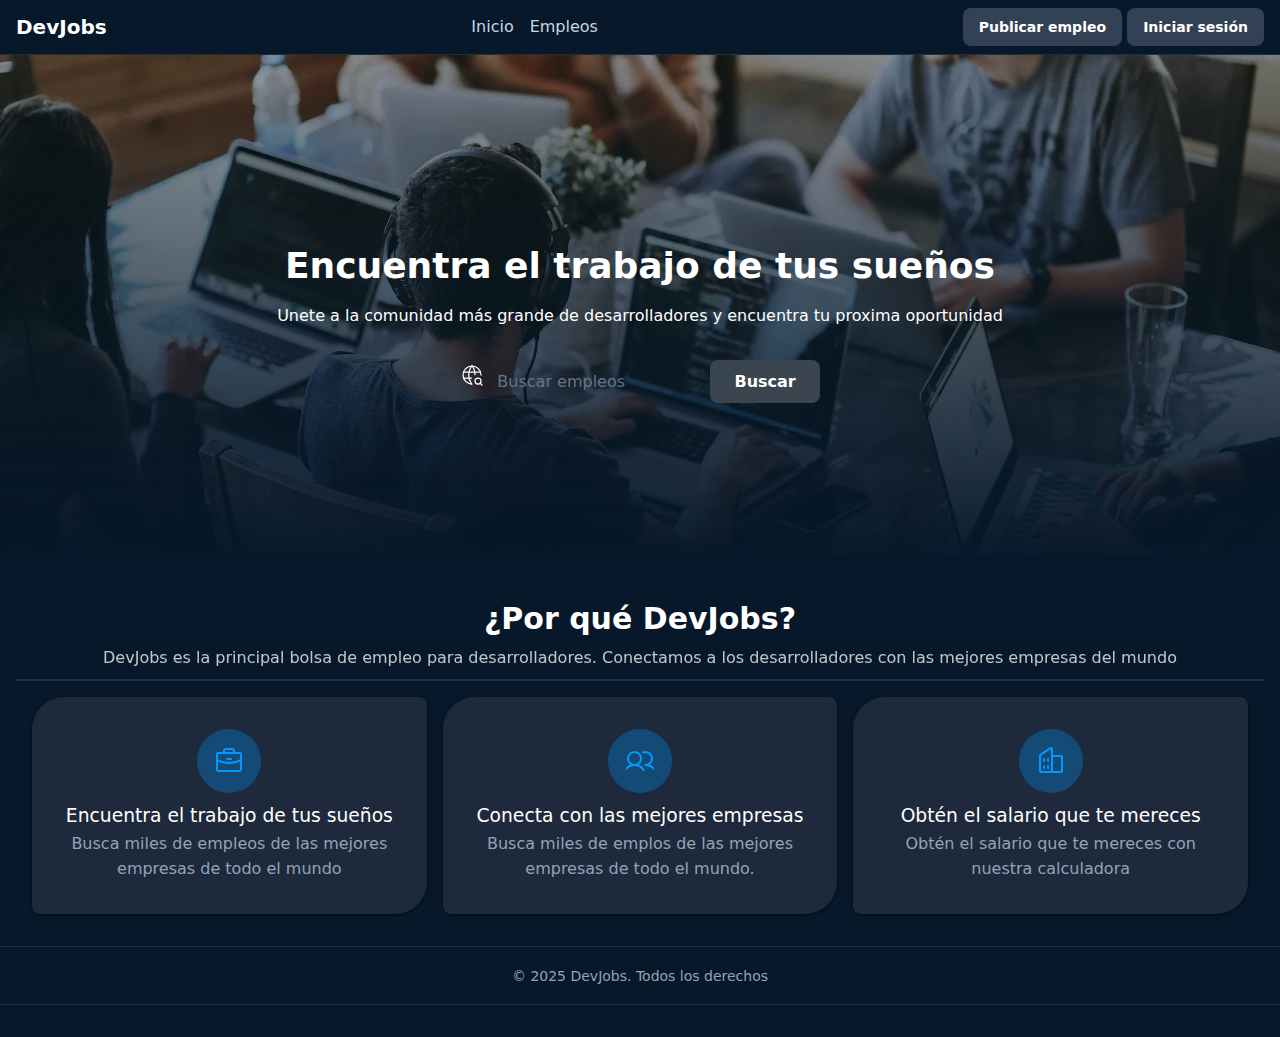
<file: index.html>
<!-- HyperText--> <!--TEXTO QUE REDIRIGE A OTRO TEXTO-->
<!--Markup Para utilizar etiquetas-->
<!--Language es un lenguaje de marcado-->

<!DOCTYPE html>
<html lang="es">
<!--Descripción de la página-->

<head>
    <!--Etiqueta para metadatos, no se muestra en la web-->
    <title> DevJobs - Inicio</title>

    <!--Etiqueta para describir el contenido-->
    <meta charset="UTF-8 " />

    <meta name="desciption" content="Encuentra las mejores ofertas de trabajo para desarrolladores
        en DevJobs">
    <link rel = "stylesheet" href="./styles.css"
</head>
<!--Contenido de la pagina-->

<body>
    <!--Cabecera de la página-->
    <header>
        <h2>DevJobs</h2>
        <!--Elemento que permite definir la navegación-->
        <nav>
            <a href="">Inicio</a>
            <a href="">Empleos</a>
        </nav>
        <!--Dividir el contenido-->
        <div>
            <a href="">Publicar empleo</a>
            <a href="">Iniciar sesión</a>
        </div>
    </header>
    <!--Contenido de la pagina-->
    <main>
        <section>
            <img src="./00-html-css/background.webp" width="200" />
            <h1>Encuentra el trabajo de tus sueños</h1>
            <p>Unete a la comunidad más grande de desarrolladores
                y encuentra tu proxima oportunidad
            </p>
            <form role="search">
                <svg xmlns="http://www.w3.org/2000/svg" width="24" height="24" viewBox="0 0 24 24" fill="none"
                    stroke="currentColor" stroke-width="1.25" stroke-linecap="round" stroke-linejoin="round"
                    class="icon icon-tabler icons-tabler-outline icon-tabler-world-search">
                    <path stroke="none" d="M0 0h24v24H0z" fill="none" />
                    <path d="M21 12a9 9 0 1 0 -9 9" />
                    <path d="M3.6 9h16.8" />
                    <path d="M3.6 15h7.9" />
                    <path d="M11.5 3a17 17 0 0 0 0 18" />
                    <path d="M12.5 3a16.984 16.984 0 0 1 2.574 8.62" />
                    <path d="M18 18m-3 0a3 3 0 1 0 6 0a3 3 0 1 0 -6 0" />
                    <path d="M20.2 20.2l1.8 1.8" />
                </svg>
                <input type ="text" placeholder="Buscar empleos
                    por titulo, habilidad o empresa">

                <button type="submit">Buscar</button>
            </form>
        </section>
        <section>
            <header>
            <h2>¿Por qué DevJobs?</h2>
            <p> DevJobs es la principal bolsa de empleo para desarrolladores. Conectamos a los desarrolladores
                con las mejores empresas del mundo</p>
            </header>  
        <footer>
        <article>
            <svg fill="currentColor" height="32" viewBox="0 0 256 256" width="32" xmlns="http://www.w3.org/2000/svg"
            aria-hidden="true">
            <path
              d="M216,56H176V48a24,24,0,0,0-24-24H104A24,24,0,0,0,80,48v8H40A16,16,0,0,0,24,72V200a16,16,0,0,0,16,16H216a16,16,0,0,0,16-16V72A16,16,0,0,0,216,56ZM96,48a8,8,0,0,1,8-8h48a8,8,0,0,1,8,8v8H96ZM216,72v41.61A184,184,0,0,1,128,136a184.07,184.07,0,0,1-88-22.38V72Zm0,128H40V131.64A200.19,200.19,0,0,0,128,152a200.25,200.25,0,0,0,88-20.37V200ZM104,112a8,8,0,0,1,8-8h32a8,8,0,0,1,0,16H112A8,8,0,0,1,104,112Z">
            </path>
          </svg>
            <h3>Encuentra el trabajo de tus sueños</h3>
            <p>Busca miles de empleos de las mejores empresas de todo el mundo</p>
        </article>
        <article>
            
            <svg fill="currentColor" height="32" viewBox="0 0 256 256" width="32" xmlns="http://www.w3.org/2000/svg"
            aria-hidden="true">
            <path
              d="M117.25,157.92a60,60,0,1,0-66.5,0A95.83,95.83,0,0,0,3.53,195.63a8,8,0,1,0,13.4,8.74,80,80,0,0,1,134.14,0,8,8,0,0,0,13.4-8.74A95.83,95.83,0,0,0,117.25,157.92ZM40,108a44,44,0,1,1,44,44A44.05,44.05,0,0,1,40,108Zm210.14,98.7a8,8,0,0,1-11.07-2.33A79.83,79.83,0,0,0,172,168a8,8,0,0,1,0-16,44,44,0,1,0-16.34-84.87,8,8,0,1,1-5.94-14.85,60,60,0,0,1,55.53,105.64,95.83,95.83,0,0,1,47.22,37.71A8,8,0,0,1,250.14,206.7Z">
            </path>
            </svg>
            <h3>Conecta con las mejores empresas</h3>
            <p>Busca miles de emplos de las mejores empresas de todo el mundo.</p>
        </article>
        <article>
            <svg fill="currentColor" height="32" viewBox="0 0 256 256" width="32" xmlns="http://www.w3.org/2000/svg"
            aria-hidden="true">
            <path
              d="M240,208H224V96a16,16,0,0,0-16-16H144V32a16,16,0,0,0-24.88-13.32L39.12,72A16,16,0,0,0,32,85.34V208H16a8,8,0,0,0,0,16H240a8,8,0,0,0,0-16ZM208,96V208H144V96ZM48,85.34,128,32V208H48ZM112,112v16a8,8,0,0,1-16,0V112a8,8,0,1,1,16,0Zm-32,0v16a8,8,0,0,1-16,0V112a8,8,0,1,1,16,0Zm0,56v16a8,8,0,0,1-16,0V168a8,8,0,0,1,16,0Zm32,0v16a8,8,0,0,1-16,0V168a8,8,0,0,1,16,0Z">
            </path>
            </svg>
            <h3>Obtén el salario que te mereces</h3>
            <p>Obtén el salario que te mereces con nuestra calculadora</p>
        </article>
        </footer>
        </section>
    </main>

    <footer>
        <small> &copy; 2025 DevJobs. Todos los derechos</small>
    </footer>
    <!--Pie de página-->
    <footer></footer>


</body>

</html>
</file>
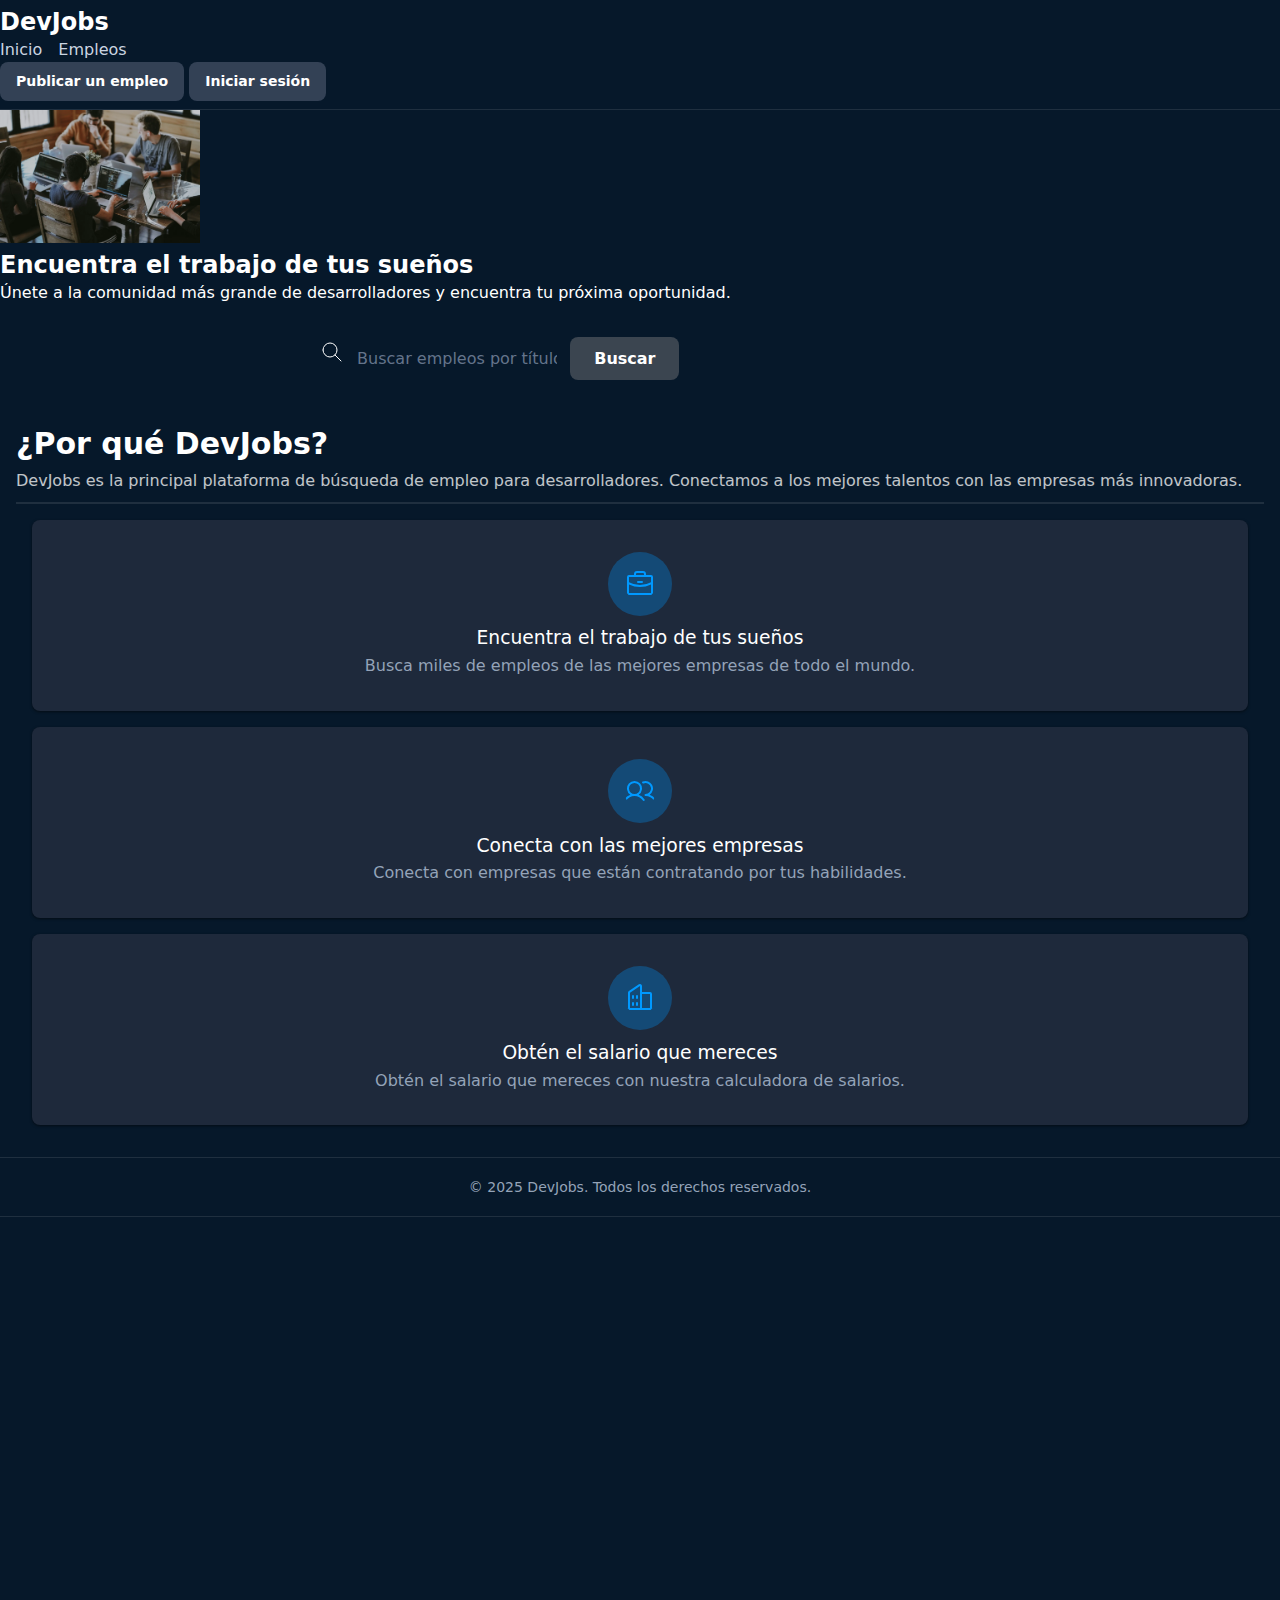
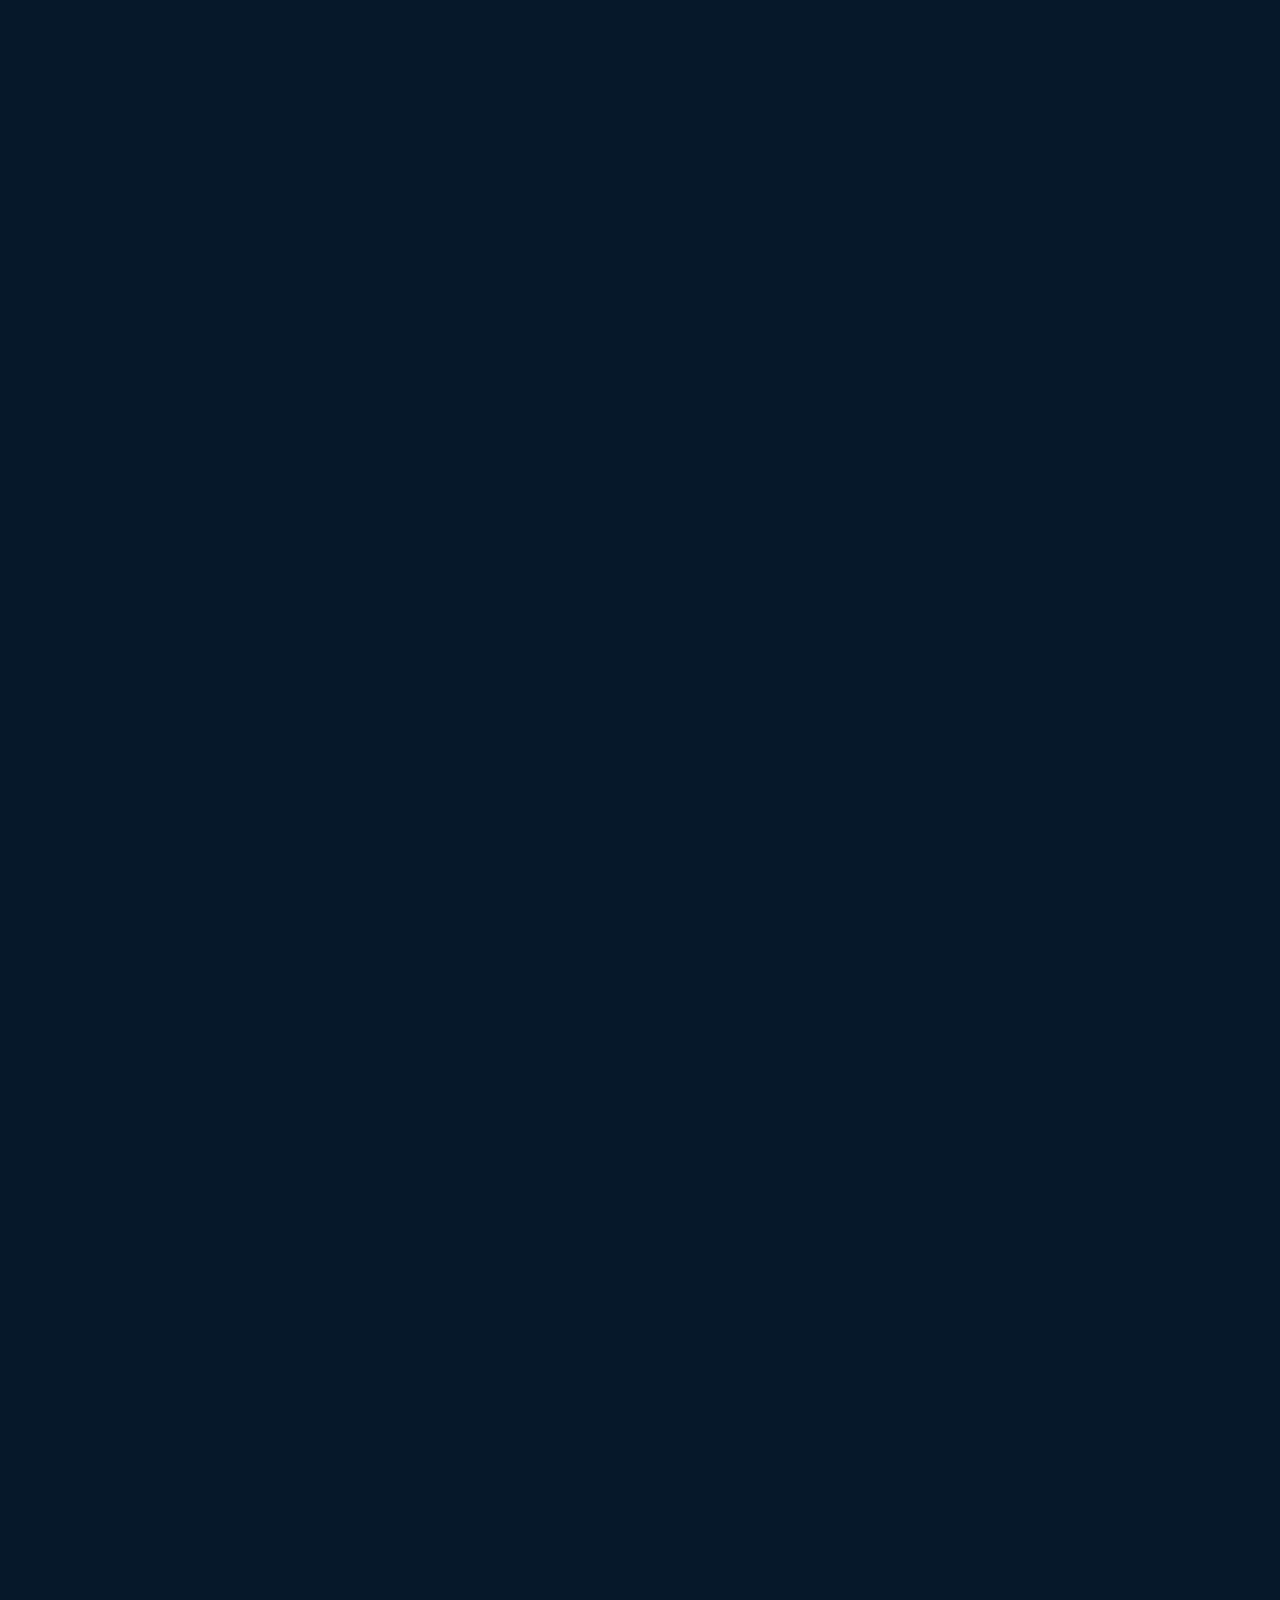
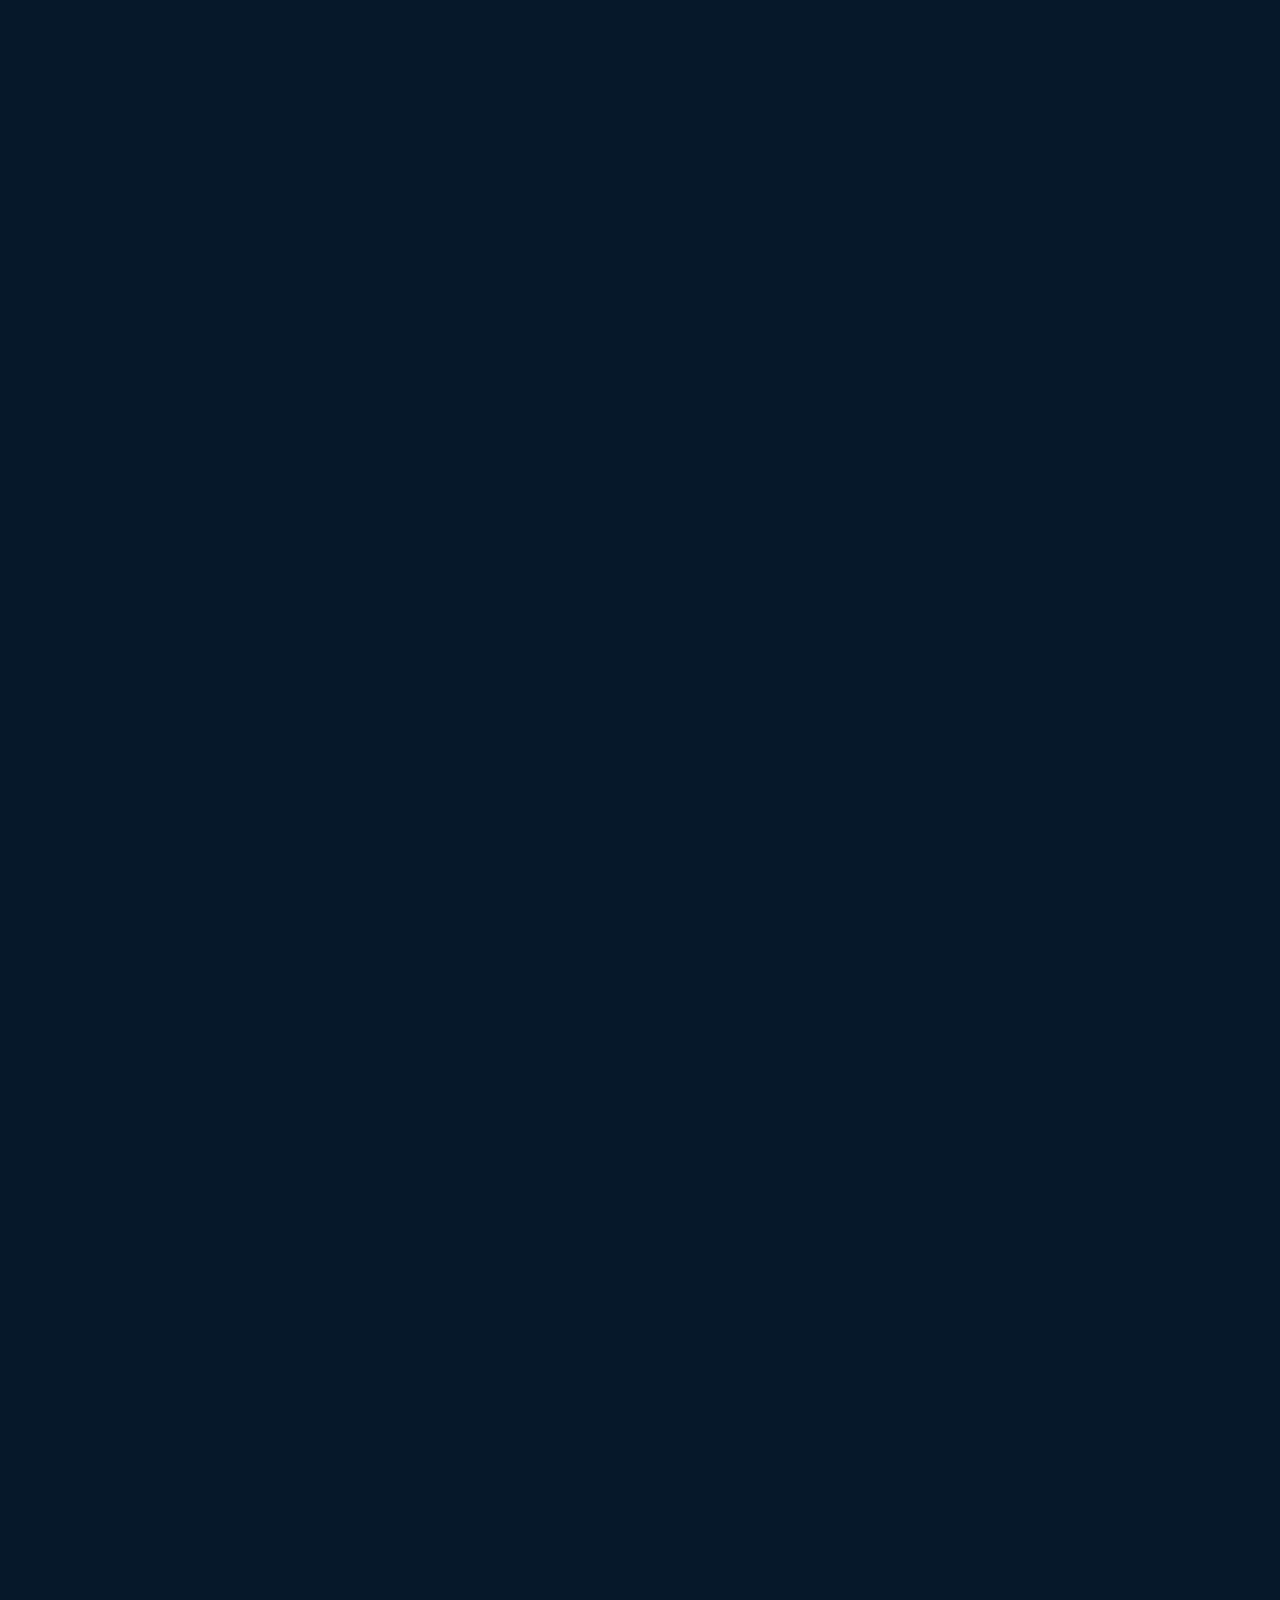
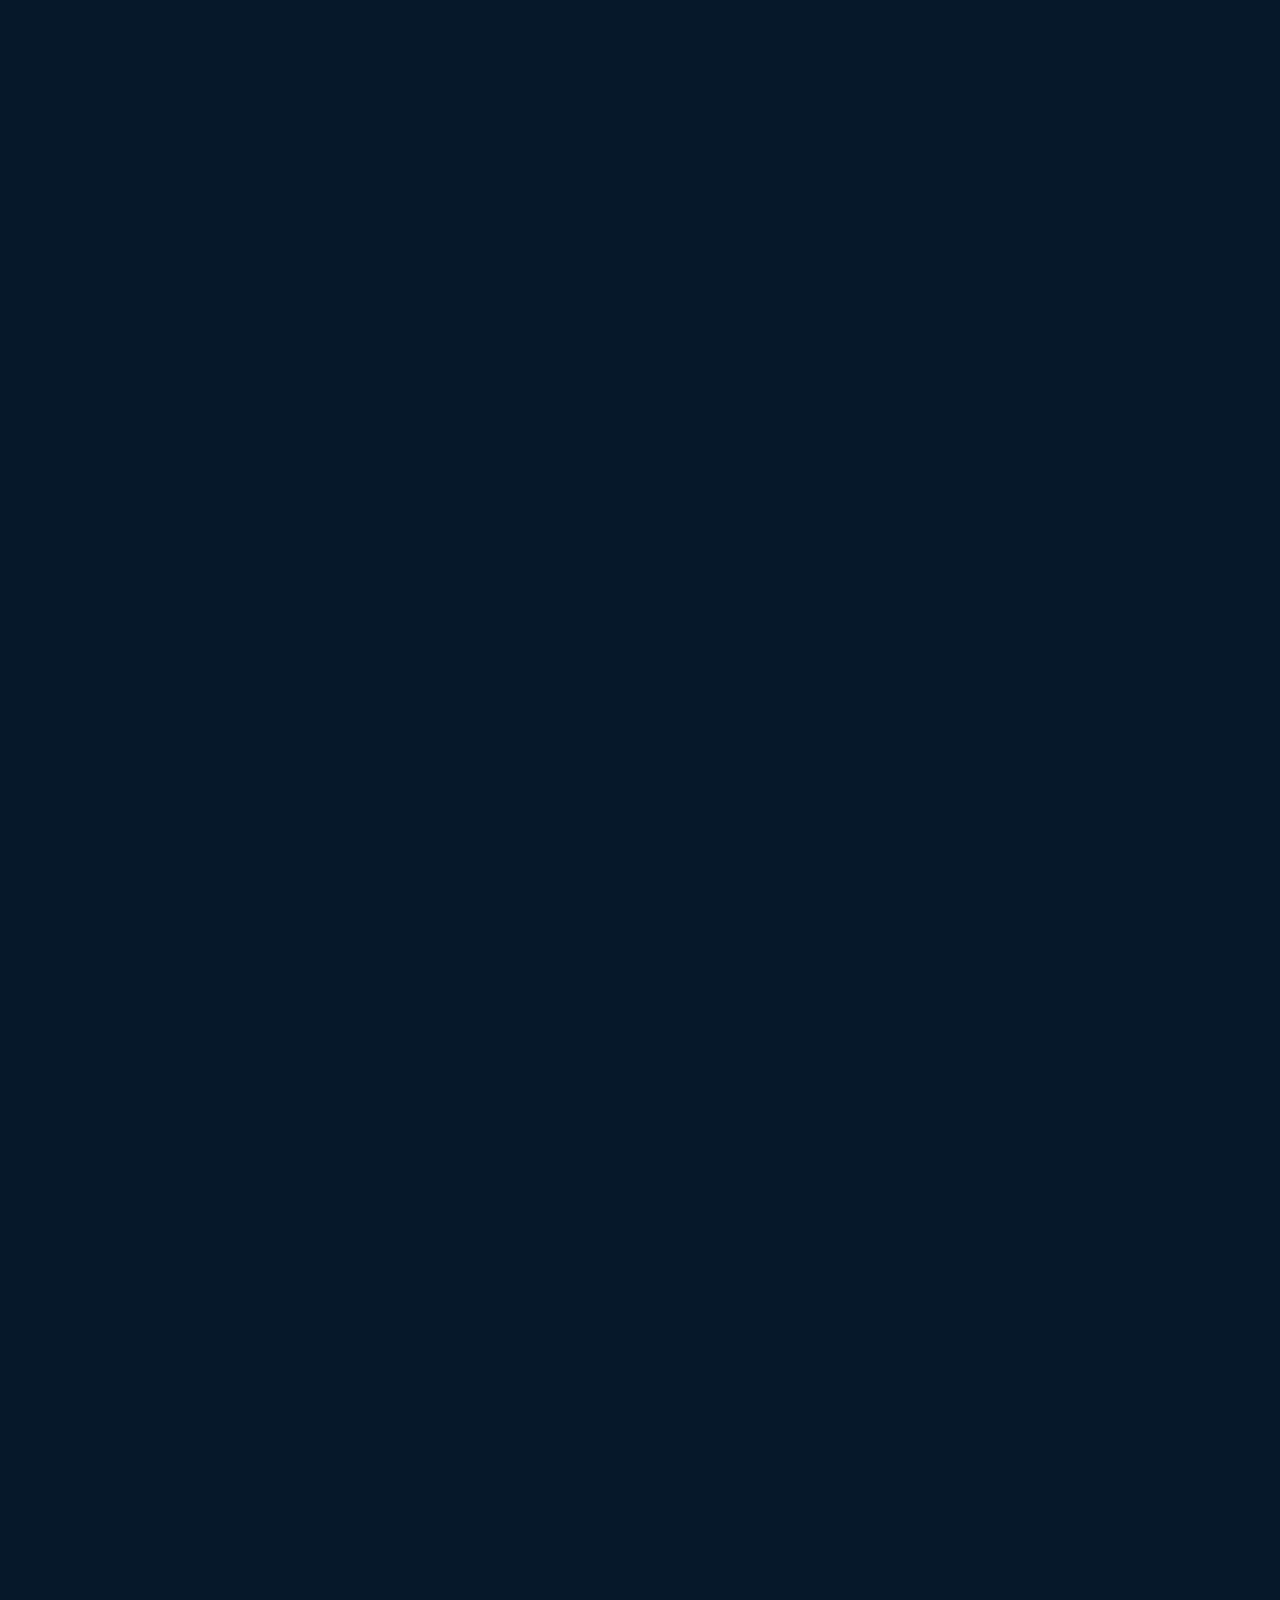
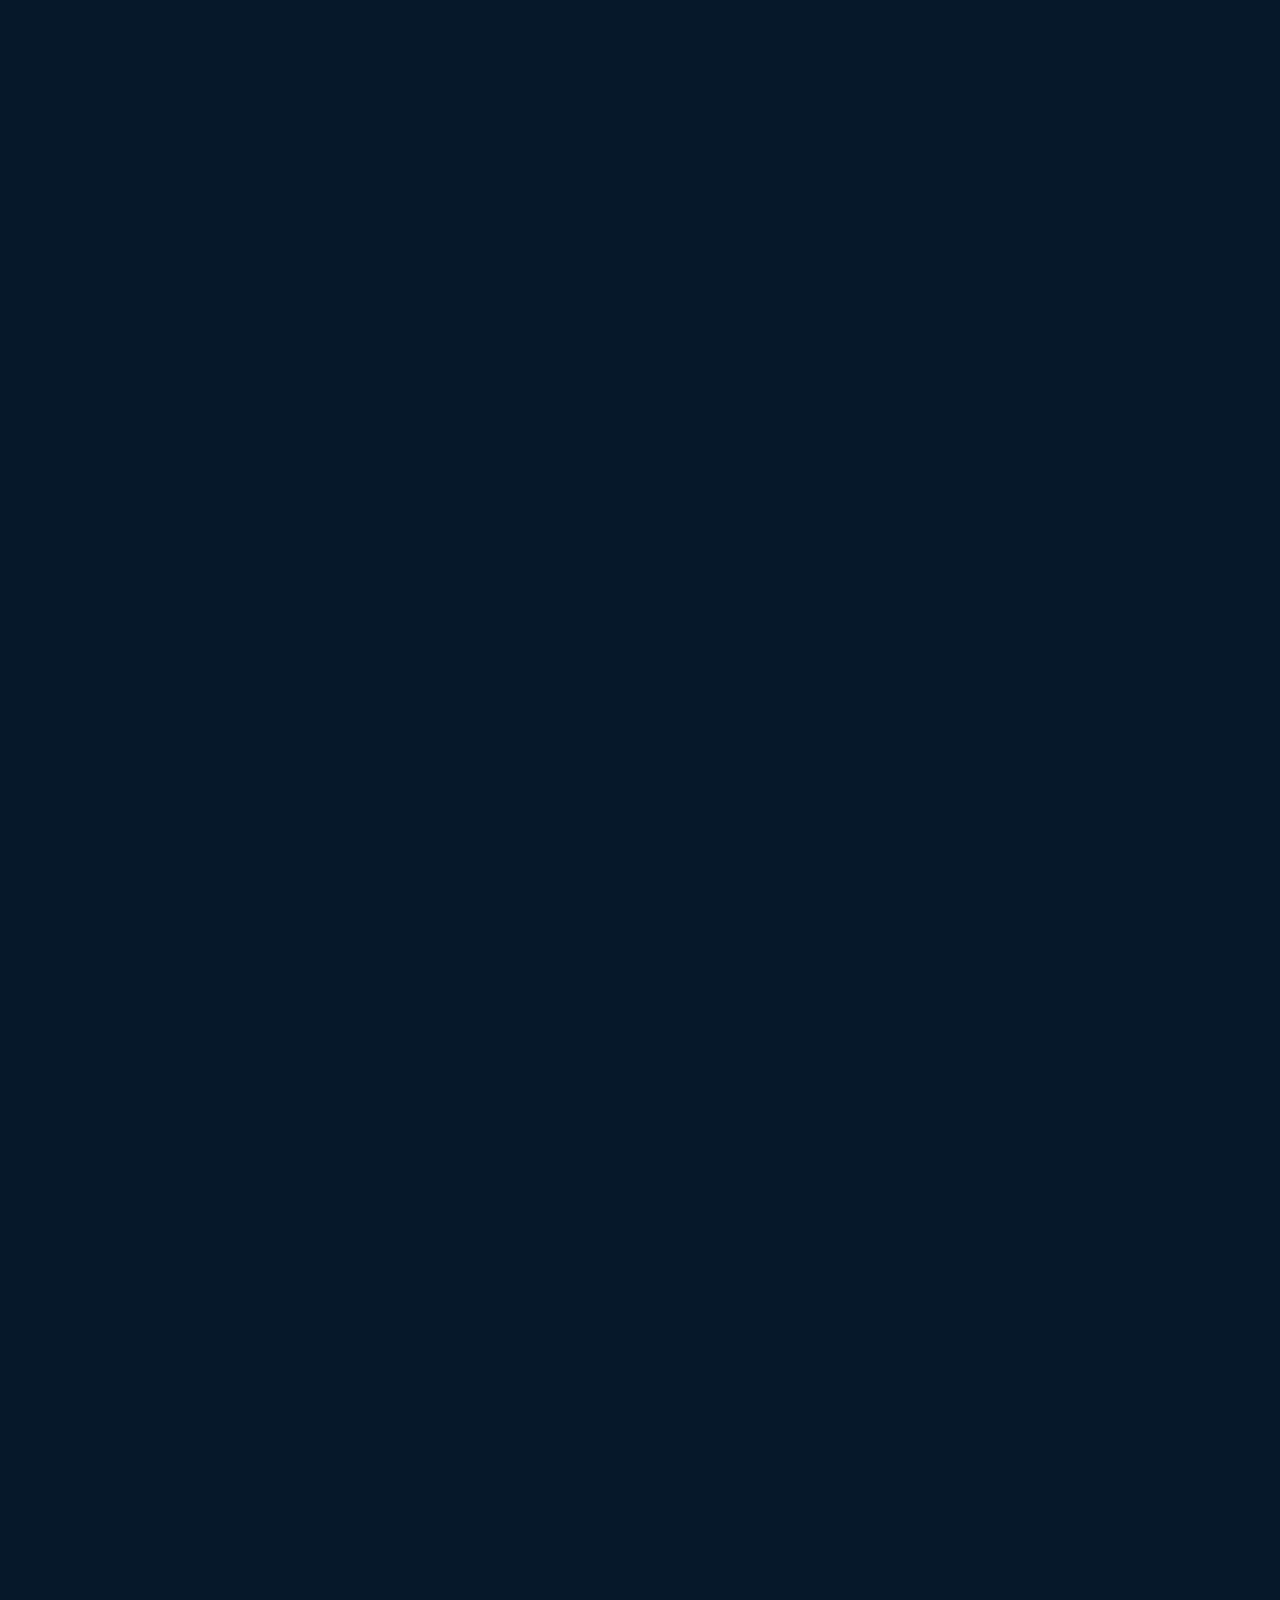
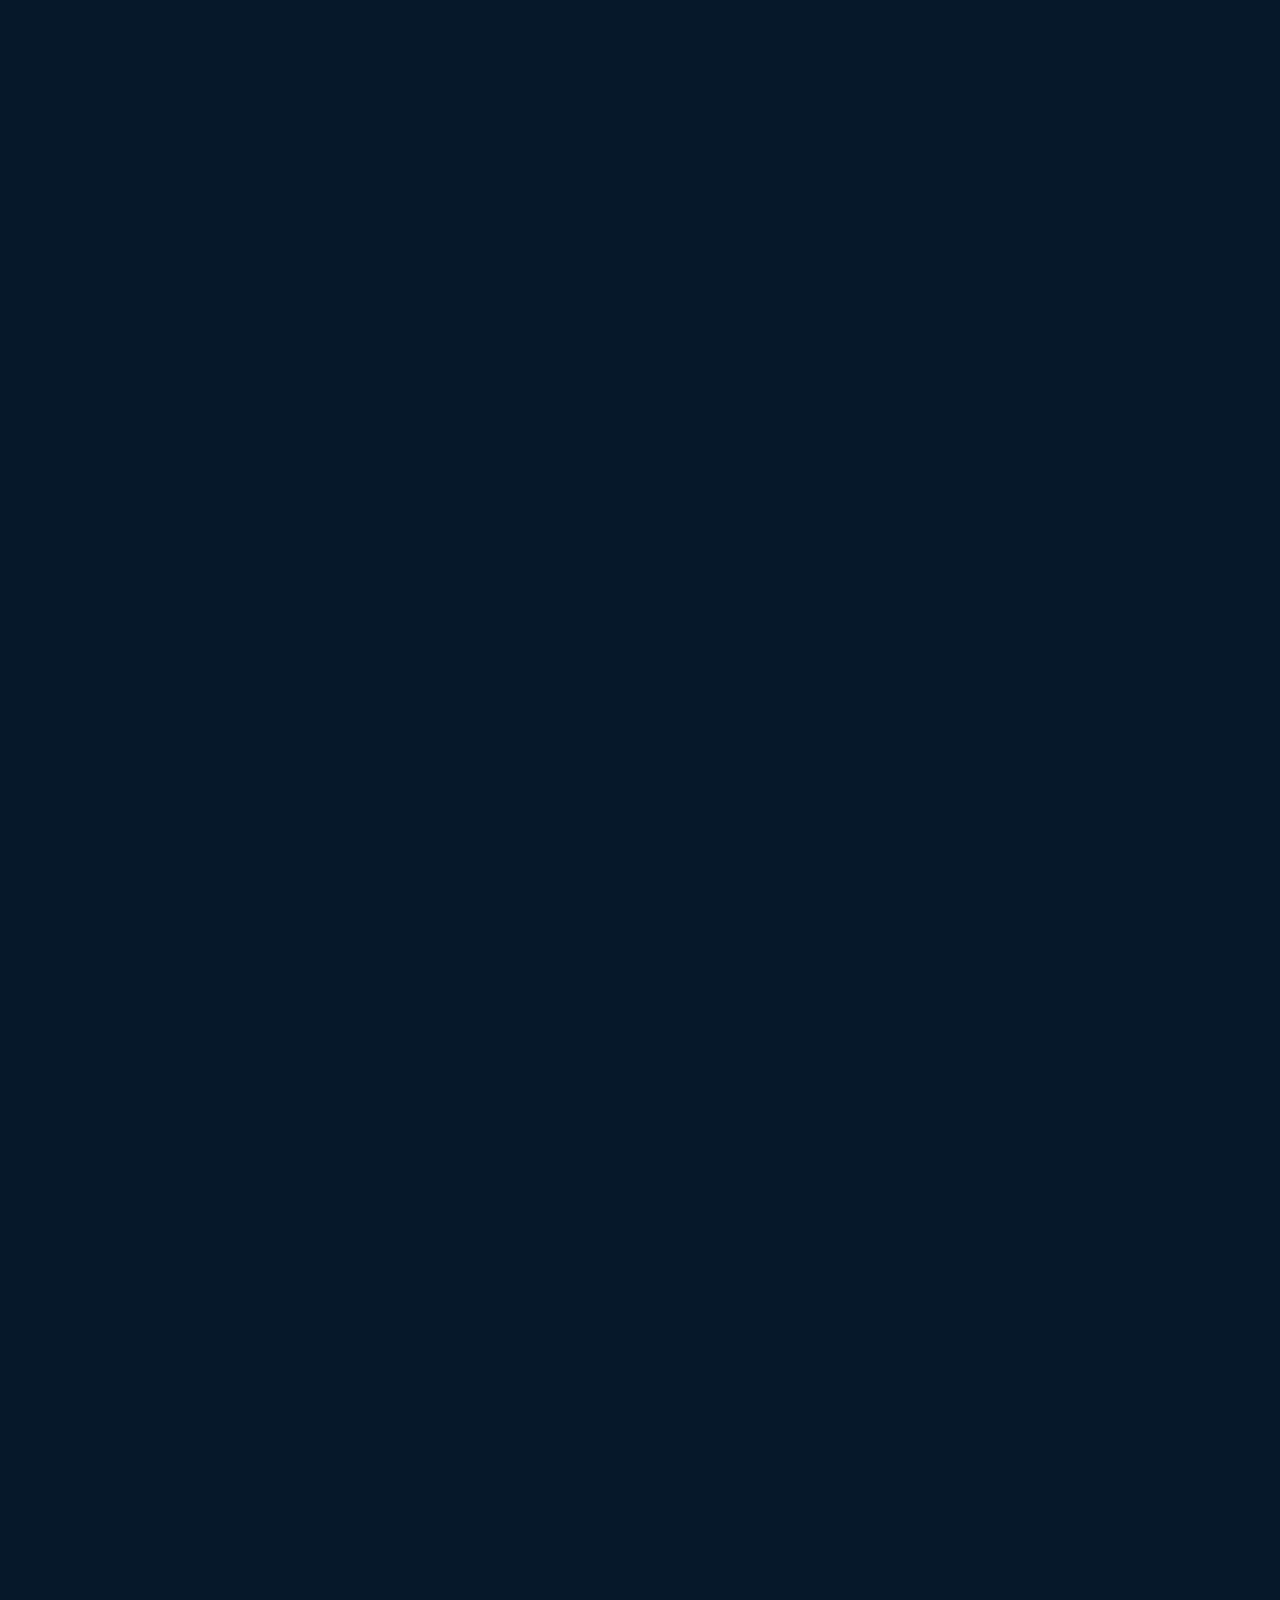
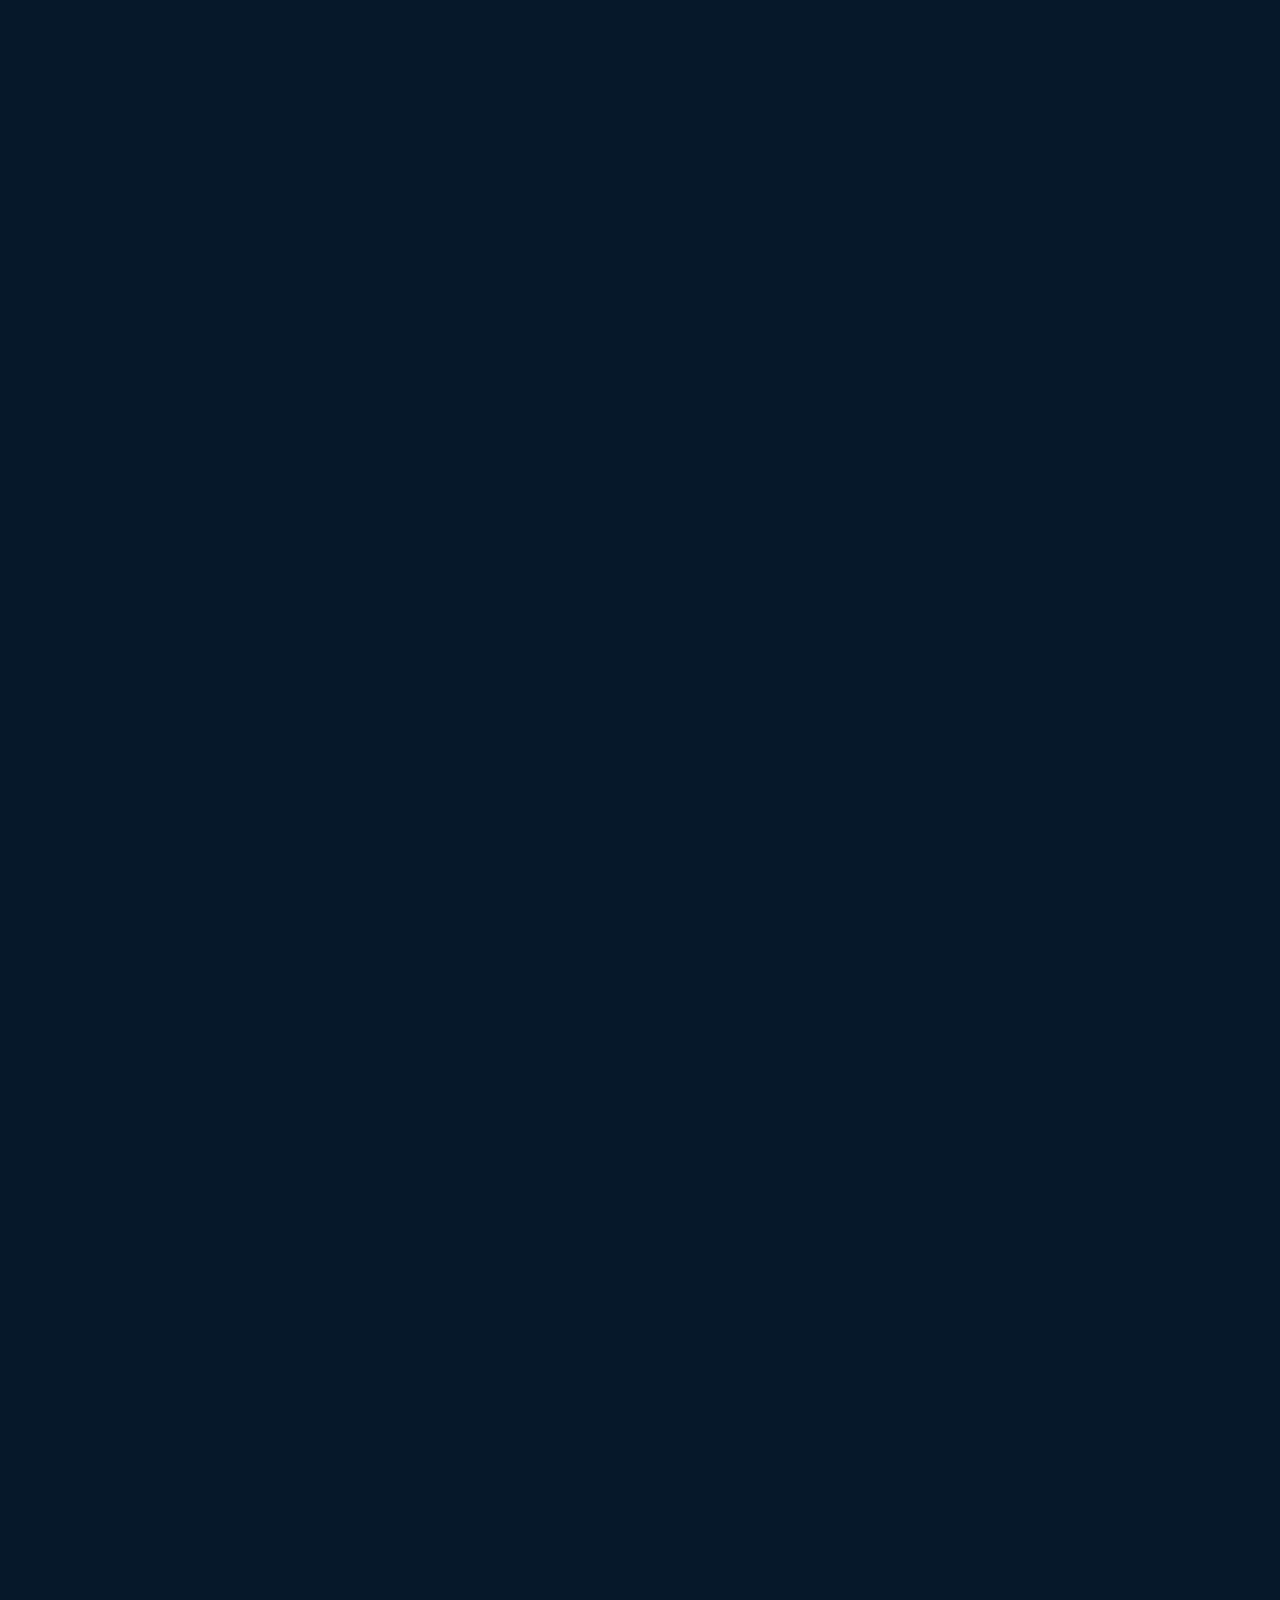
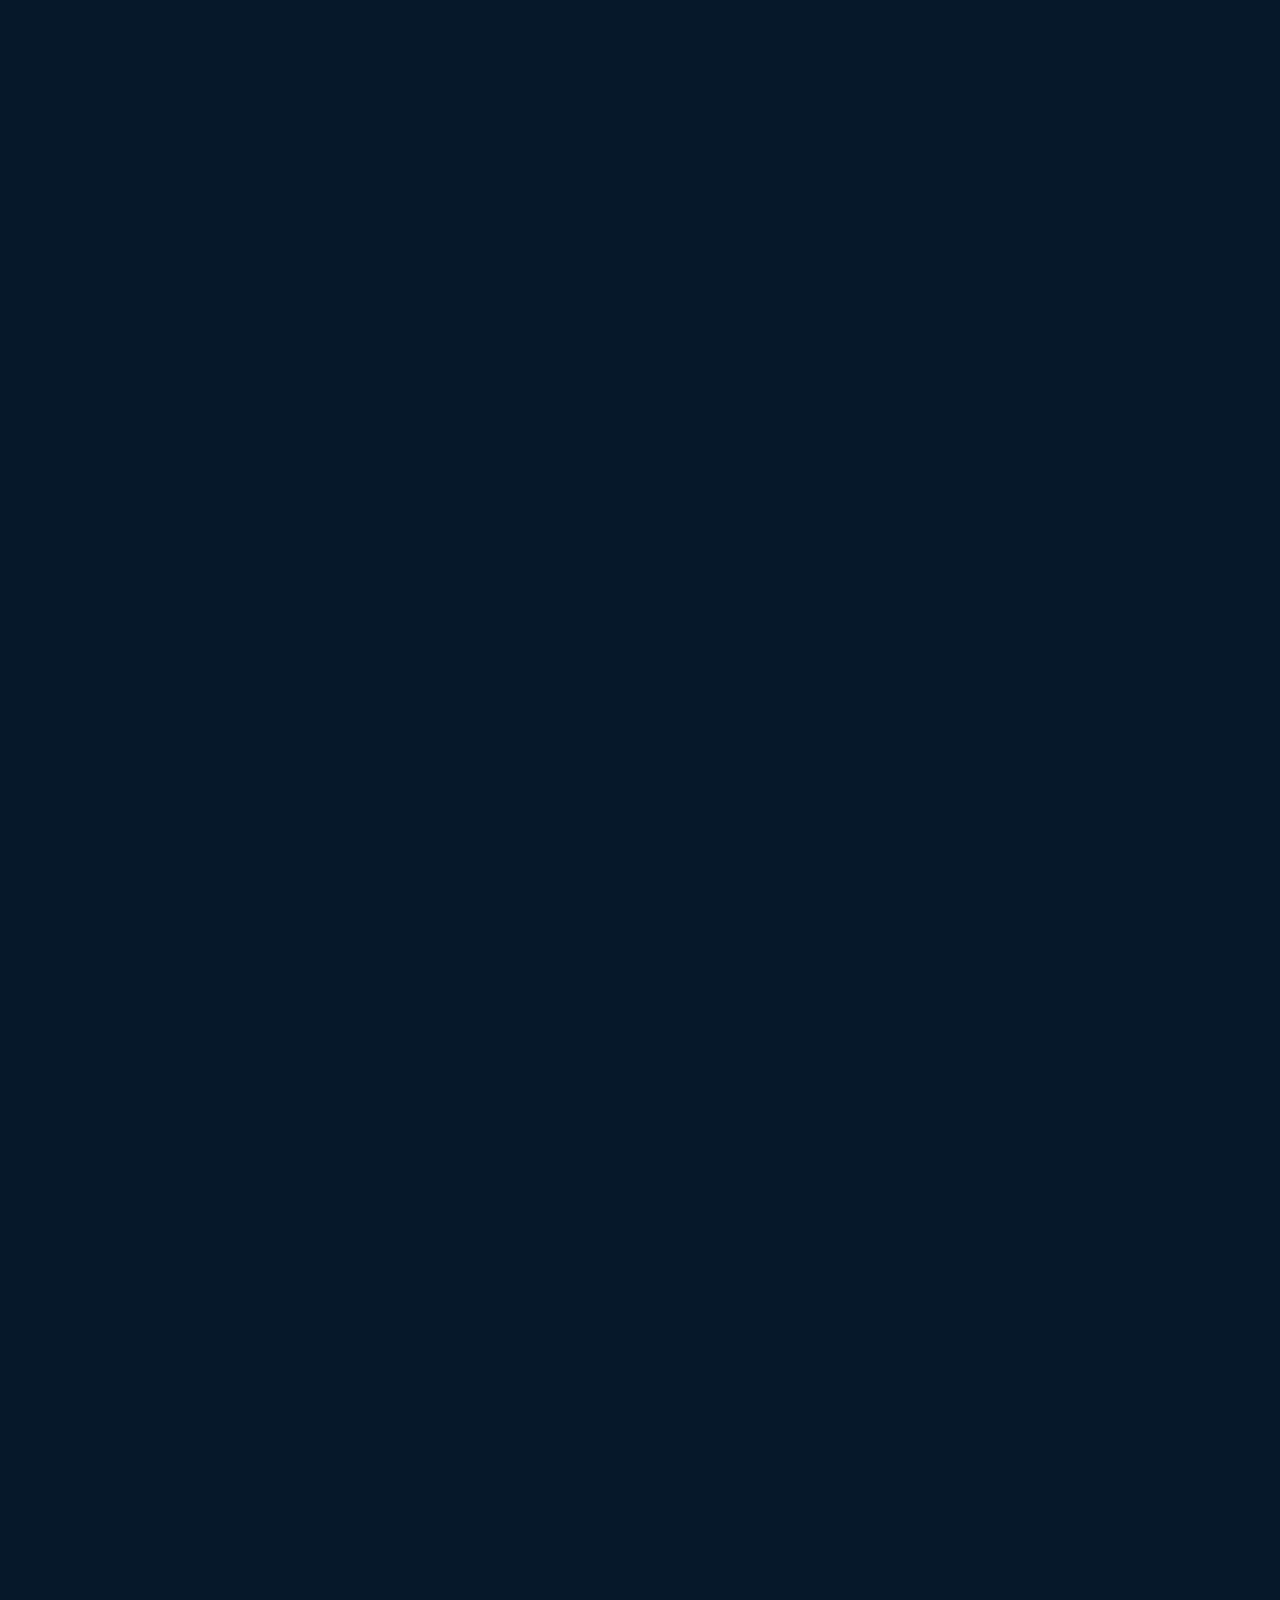
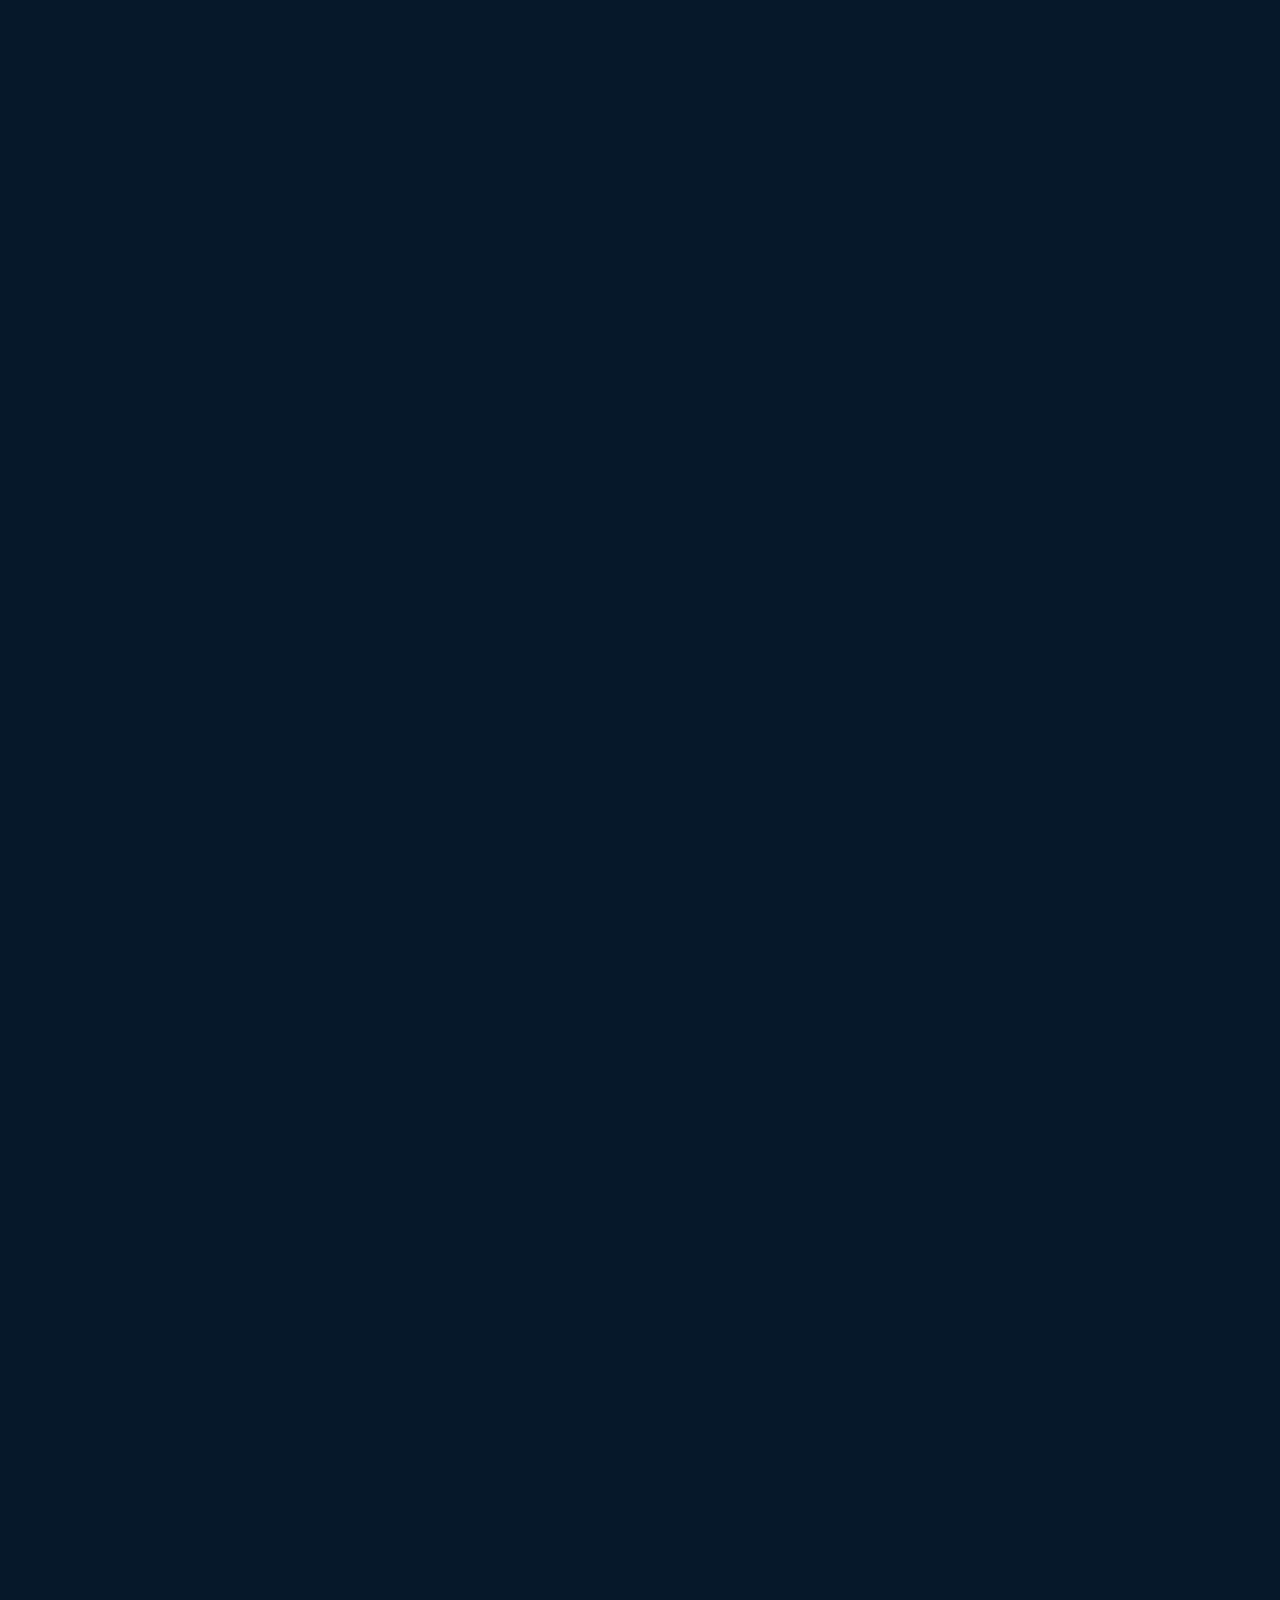
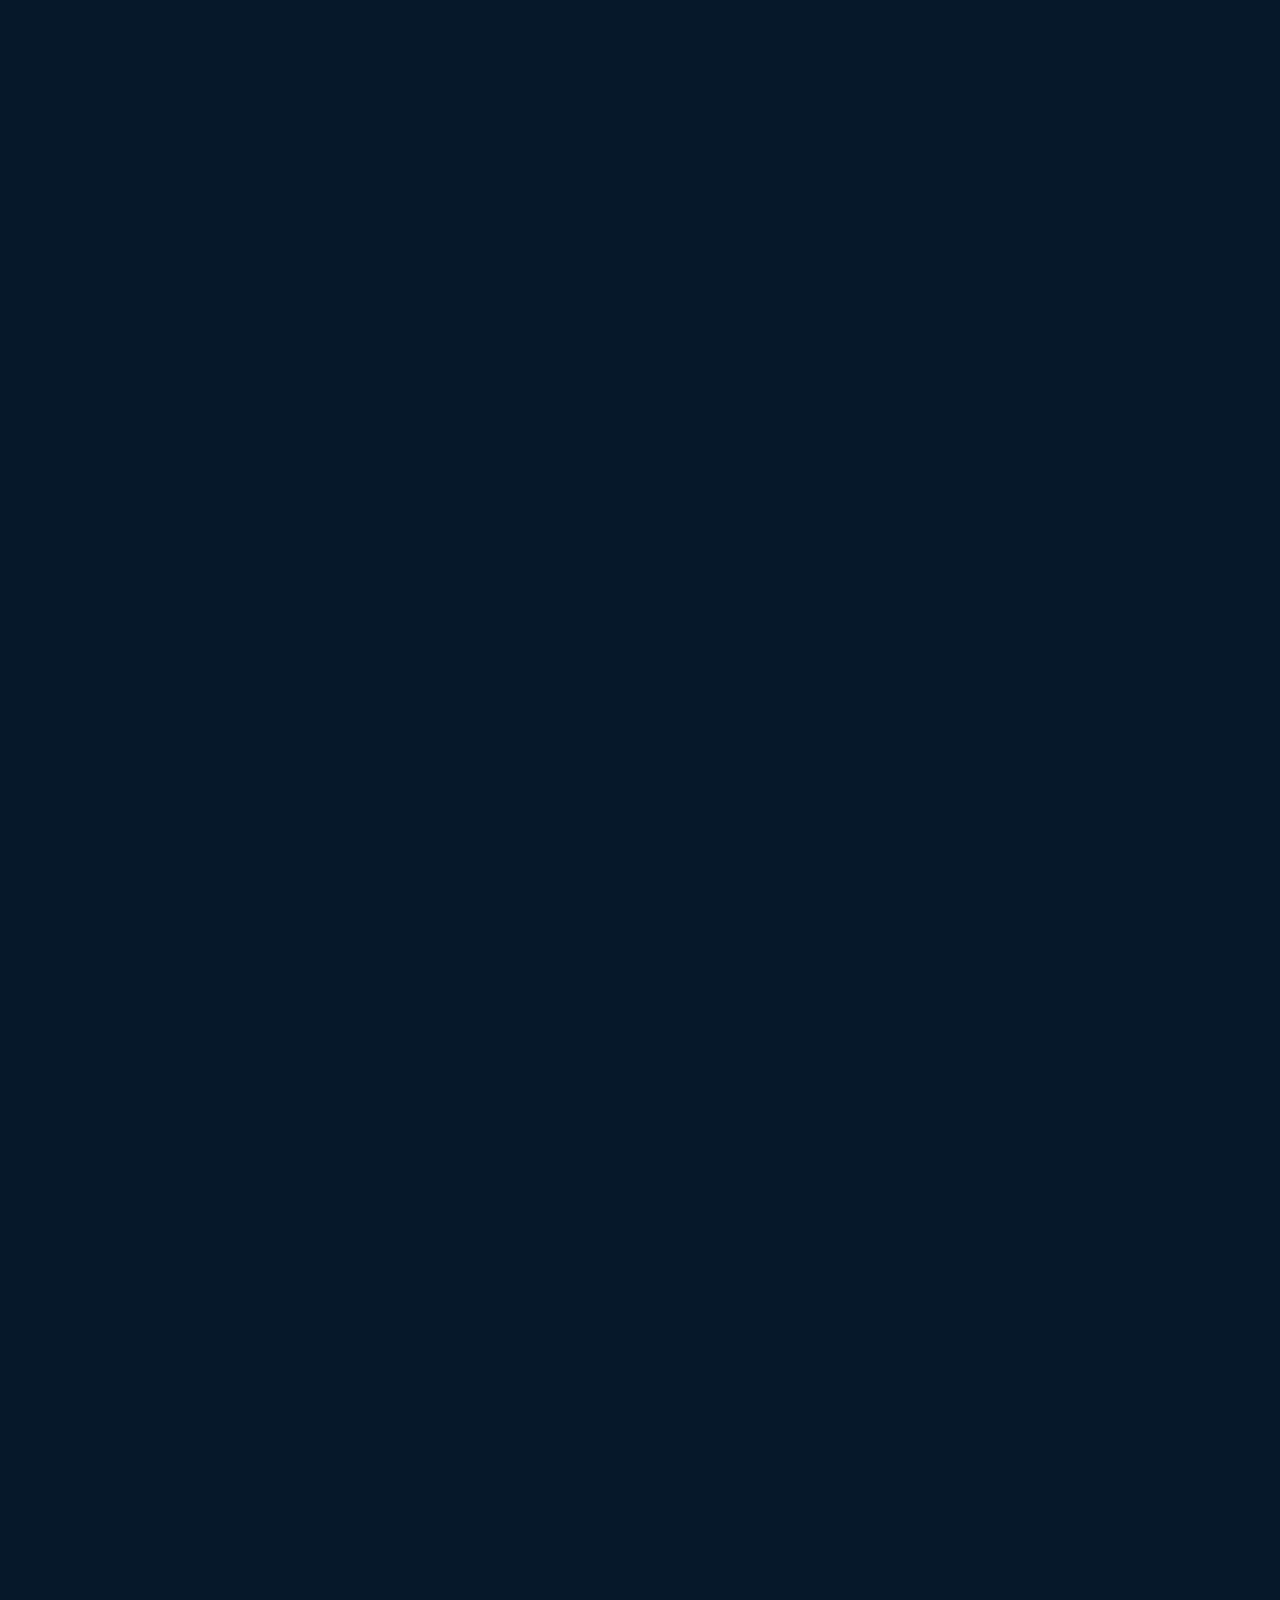
<file: 00-html-css/index.html>
<!DOCTYPE html>
<html lang="es">

<head>
  <title>DevJobs - Inicio</title>
  <meta charset="UTF-8" />
  <meta name="description" content="Encuentra las mejores ofertas de trabajo para desarrolladores en DevJobs.">

  <link rel="stylesheet" href="./styles.css" />
</head>

<body>
  <header>
    <h1>DevJobs</h1>

    <nav>
      <a href="">Inicio</a>
      <a href="">Empleos</a>
    </nav>

    <div>
      <a href="">Publicar un empleo</a>
      <a href="">Iniciar sesión</a>
    </div>
  </header>

  <main>
    <section>
      <img src="./background.webp" width="200" />

      <h1>Encuentra el trabajo de tus sueños</h1>

      <p>Únete a la comunidad más grande de desarrolladores y encuentra tu próxima oportunidad.</p>

      <form role="search">
        <svg xmlns="http://www.w3.org/2000/svg" width="24" height="24" viewBox="0 0 24 24" fill="none"
          stroke="currentColor" stroke-width="1" stroke-linecap="round" stroke-linejoin="round"
          class="icon icon-tabler icons-tabler-outline icon-tabler-search">
          <path stroke="none" d="M0 0h24v24H0z" fill="none" />
          <path d="M10 10m-7 0a7 7 0 1 0 14 0a7 7 0 1 0 -14 0" />
          <path d="M21 21l-6 -6" />
        </svg>

        <input required type="text" placeholder="Buscar empleos por título, habilidad o empresa">

        <button type="submit">Buscar</button>
      </form>
    </section>

    <section>

      <header>
        <h2>¿Por qué DevJobs?</h2>
        <p>DevJobs es la principal plataforma de búsqueda de empleo para desarrolladores. Conectamos a los mejores
          talentos con las empresas más innovadoras.</p>
      </header>

      <footer>
        <article>
          <svg fill="currentColor" height="32" viewBox="0 0 256 256" width="32" xmlns="http://www.w3.org/2000/svg"
            aria-hidden="true">
            <path
              d="M216,56H176V48a24,24,0,0,0-24-24H104A24,24,0,0,0,80,48v8H40A16,16,0,0,0,24,72V200a16,16,0,0,0,16,16H216a16,16,0,0,0,16-16V72A16,16,0,0,0,216,56ZM96,48a8,8,0,0,1,8-8h48a8,8,0,0,1,8,8v8H96ZM216,72v41.61A184,184,0,0,1,128,136a184.07,184.07,0,0,1-88-22.38V72Zm0,128H40V131.64A200.19,200.19,0,0,0,128,152a200.25,200.25,0,0,0,88-20.37V200ZM104,112a8,8,0,0,1,8-8h32a8,8,0,0,1,0,16H112A8,8,0,0,1,104,112Z">
            </path>
          </svg>
          <h3>Encuentra el trabajo de tus sueños</h3>
          <p>Busca miles de empleos de las mejores empresas de todo el mundo.</p>
        </article>

        <article>
          <svg fill="currentColor" height="32" viewBox="0 0 256 256" width="32" xmlns="http://www.w3.org/2000/svg"
            aria-hidden="true">
            <path
              d="M117.25,157.92a60,60,0,1,0-66.5,0A95.83,95.83,0,0,0,3.53,195.63a8,8,0,1,0,13.4,8.74,80,80,0,0,1,134.14,0,8,8,0,0,0,13.4-8.74A95.83,95.83,0,0,0,117.25,157.92ZM40,108a44,44,0,1,1,44,44A44.05,44.05,0,0,1,40,108Zm210.14,98.7a8,8,0,0,1-11.07-2.33A79.83,79.83,0,0,0,172,168a8,8,0,0,1,0-16,44,44,0,1,0-16.34-84.87,8,8,0,1,1-5.94-14.85,60,60,0,0,1,55.53,105.64,95.83,95.83,0,0,1,47.22,37.71A8,8,0,0,1,250.14,206.7Z">
            </path>
          </svg>
          <h3>Conecta con las mejores empresas</h3>
          <p>Conecta con empresas que están contratando por tus habilidades.</p>
        </article>

        <article>
          <svg fill="currentColor" height="32" viewBox="0 0 256 256" width="32" xmlns="http://www.w3.org/2000/svg"
            aria-hidden="true">
            <path
              d="M240,208H224V96a16,16,0,0,0-16-16H144V32a16,16,0,0,0-24.88-13.32L39.12,72A16,16,0,0,0,32,85.34V208H16a8,8,0,0,0,0,16H240a8,8,0,0,0,0-16ZM208,96V208H144V96ZM48,85.34,128,32V208H48ZM112,112v16a8,8,0,0,1-16,0V112a8,8,0,1,1,16,0Zm-32,0v16a8,8,0,0,1-16,0V112a8,8,0,1,1,16,0Zm0,56v16a8,8,0,0,1-16,0V168a8,8,0,0,1,16,0Zm32,0v16a8,8,0,0,1-16,0V168a8,8,0,0,1,16,0Z">
            </path>
          </svg>
          <h3>Obtén el salario que mereces</h3>
          <p>Obtén el salario que mereces con nuestra calculadora de salarios.</p>
        </article>
      </footer>

    </section>
  </main>

  <footer>
    <small>&copy; 2025 DevJobs. Todos los derechos reservados.</small>
  </footer>












  <footer style="padding-bottom: 100000px">

  </footer>
</body>

</html>
</file>
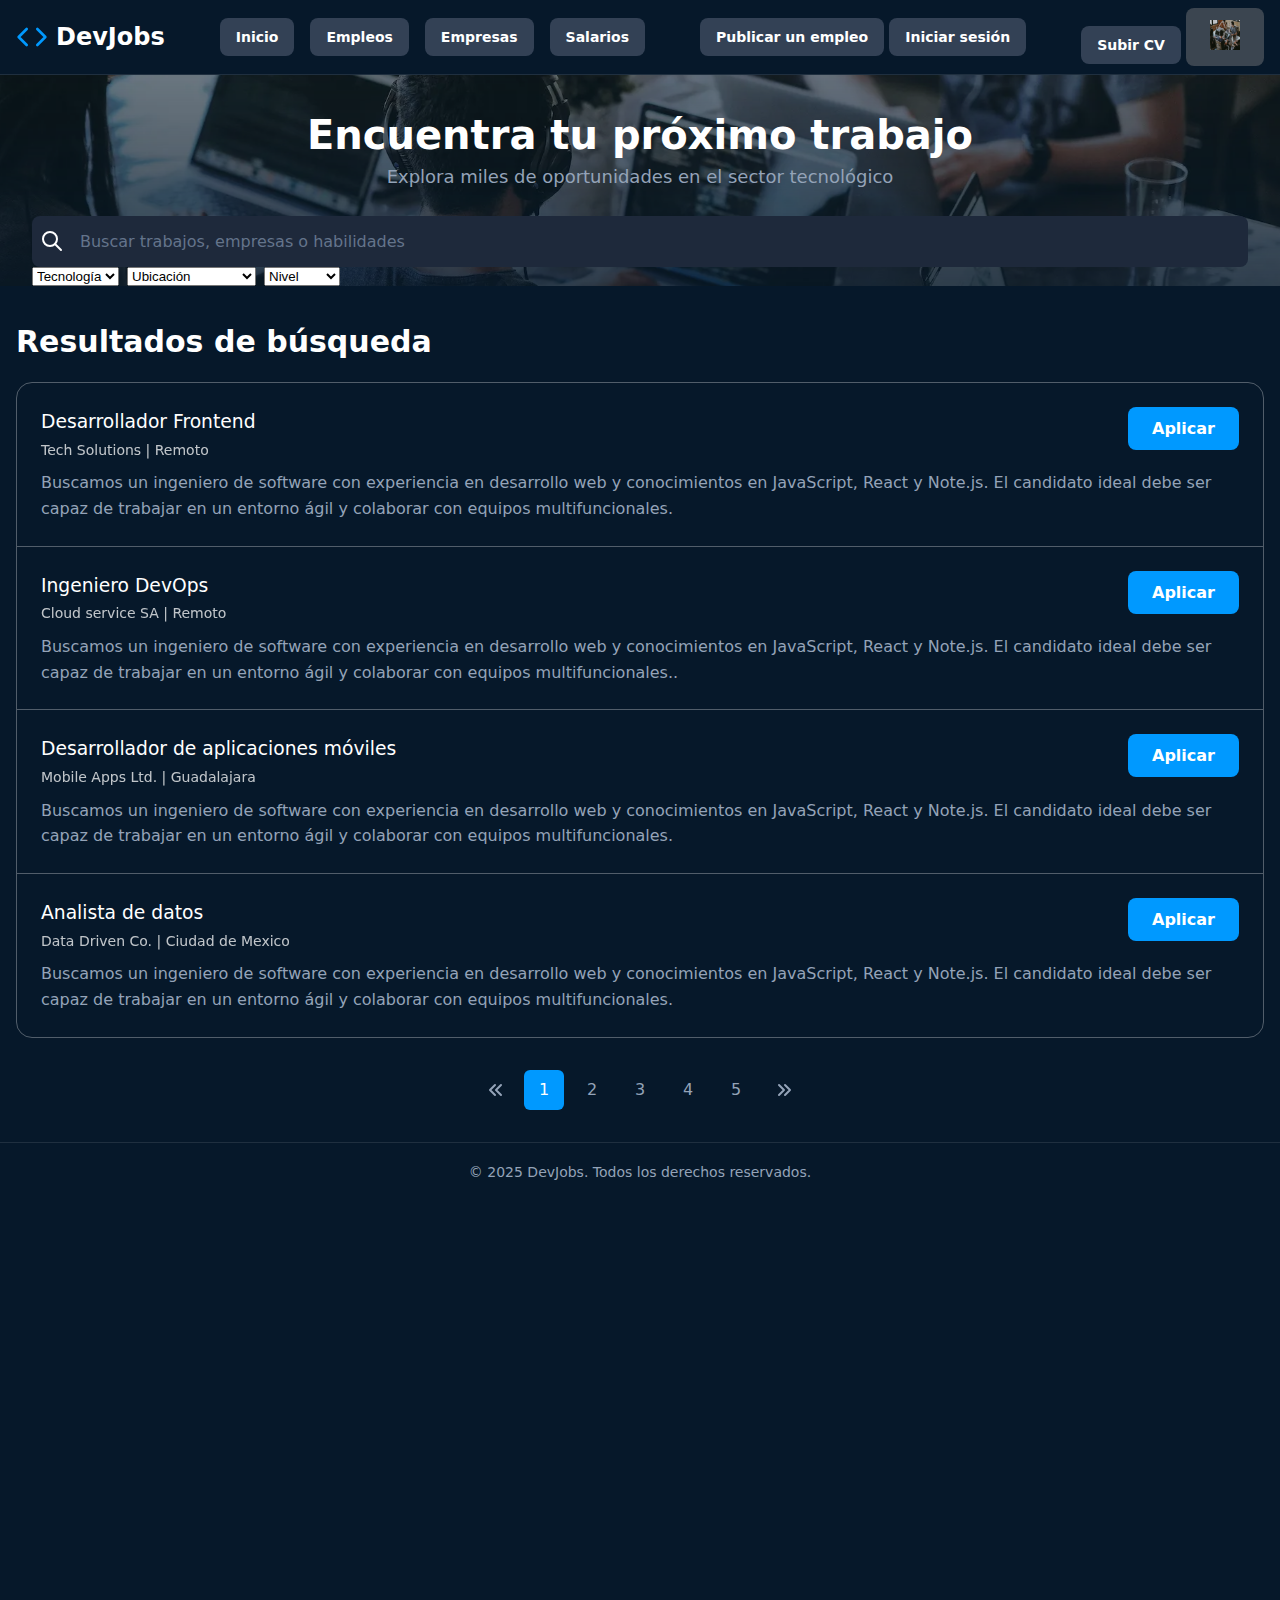
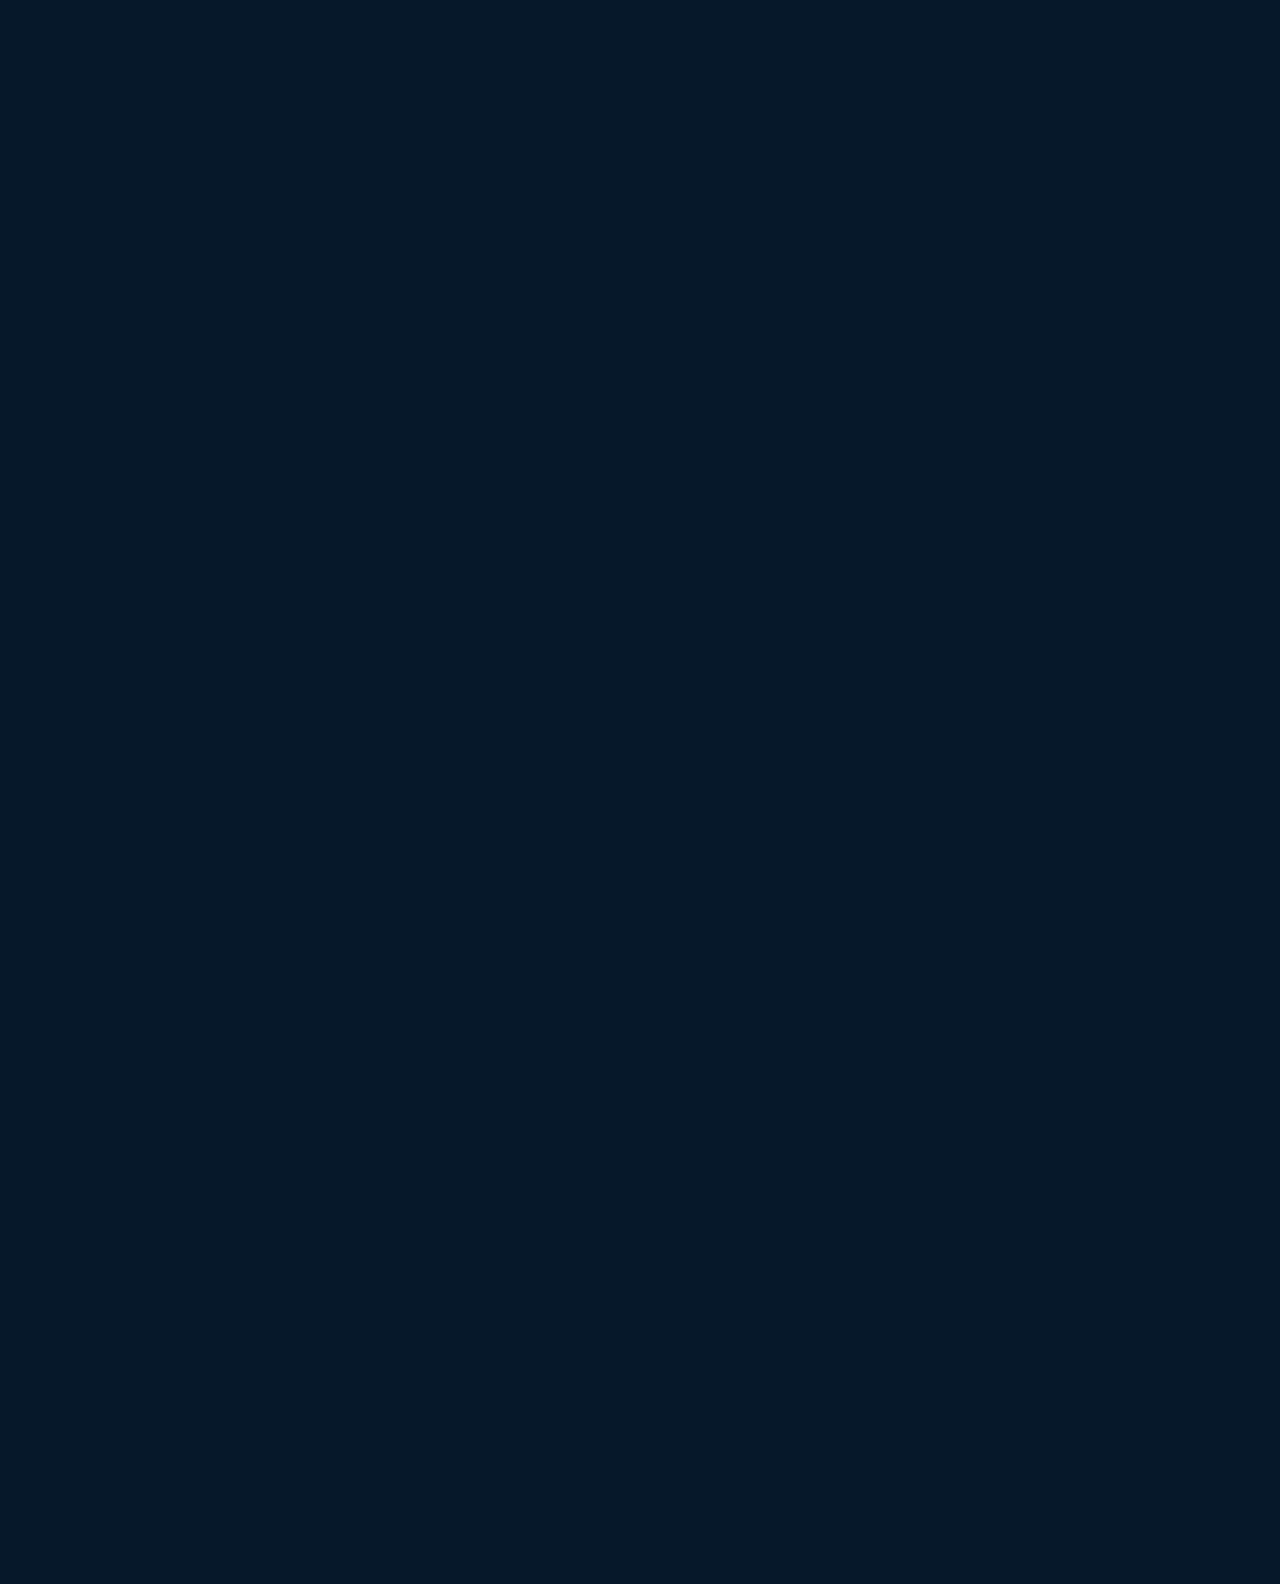
<file: 00-html-css/empleos.html>
<!DOCTYPE html>
<html lang="es">

<head>
    <!-- Metadatos básicos del documento -->
    <meta charset="UTF-8"> <!-- Codificación de caracteres para mostrar tildes y ñ correctamente -->
    <meta name="viewport" content="width=device-width, initial-scale=1.0">
    <!-- Hace que la página sea responsive (se adapte a móviles) -->
    <meta name="description" content="Explora las últimas ofertas de trabajo para desarrolladores">
    <!-- Descripción para SEO (Google) -->
    <link rel="stylesheet" href="./styles.css"> <!-- Enlace al archivo CSS externo -->
    <title>DevJobs - Encuentra tu próximo trabajo en tecnología</title>
    <script type="module" src="./scripts.js"></script>

</head>

<body>
    <!-- ========================================
         HEADER: Barra de navegación superior
         ======================================== -->

    <header>
        <div class="container">
            <h1>
                <svg fill="none" stroke="currentColor" stroke-linecap="round" stroke-linejoin="round" stroke-width="2"
                    viewBox="0 0 24 24" xmlns="http://www.w3.org/2000/svg">
                    <polyline points="16 18 22 12 16 6"></polyline>
                    <polyline points="8 6 2 12 8 18"></polyline>
                </svg>
                DevJobs
            </h1>

            <nav>
                <a href="index.html">Inicio</a>
                <a href="empleos.html">Empleos</a>
                <a href="resultadoEmpleos.html">Empresas</a>
                <a href="">Salarios</a>
            </nav>

            <div>
                <a href="">Publicar un empleo</a>
                <a href="">Iniciar sesión</a>
            </div>
            <div class="header-actions">
                <a href="subir-cv.html" class="btn-upload-cv">Subir CV</a>
                <button type="button" class="profile-button" aria-label="Abrir menú del perfil">
                    <img src="./background.webp" width="30" height="30" alt="Avatar de usuario">
                </button>
            </div>
        </div>
    </header>

    <main>
        <section class="jobs-search">
            <div class="container">
                <img src="./background.webp" width="200" />

                <h1>Encuentra tu próximo trabajo</h1>

                <p>Explora miles de oportunidades en el sector tecnológico</p>

                <form role="search">
                    <div class="search-bar">
                        <svg xmlns="http://www.w3.org/2000/svg" width="24" height="24" viewBox="0 0 24 24" fill="none"
                            stroke="currentColor" stroke-width="2" stroke-linecap="round" stroke-linejoin="round"
                            class="icon icon-tabler icons-tabler-outline icon-tabler-search">
                            <path stroke="none" d="M0 0h24v24H0z" fill="none" />
                            <path d="M10 10m-7 0a7 7 0 1 0 14 0a7 7 0 1 0 -14 0" />
                            <path d="M21 21l-6 -6" />
                        </svg>
                        <input required type="text" placeholder="Buscar trabajos, empresas o habilidades">
                    </div>
                    <div class="search-filters">
                        <select name="tecnology" id="filter-tecnology">
                            <option value="">Tecnología</option>
                            <option value="javascript">JavaScript</option>
                            <option value="python">Python</option>
                            <option value="java">Java</option>
                            <option value="ruby">Ruby</option>
                            <option value="php">PHP</option>
                        </select>
                        <select name="location" id="filter-location">
                            <option value="">Ubicación</option>
                            <option value="remoto">Remoto</option>
                            <option value="cdmx">Ciudad de Mexico</option>
                            <option value="guadalajara">Guadalajara</option>
                        </select>
                        <select name="experience-level" id="filter-experience-level">
                            <option value="">Nivel</option>
                            <option value="junior">Junior</option>
                            <option value="mid">Mid-level</option>
                            <option value="senior">Senior</option>
                            <option value="lead">Lead</option>
                        </select>
                    </div>
                </form>
            </div>
        </section>
        <section>

            <h2>Resultados de búsqueda</h2>

            <div class="job-listings">

                <article class="job-listing-card" data-type="remoto" >
                    <div>
                        <h3>Desarrollador Frontend</h3>
                        <small>Tech Solutions | Remoto</small>
                        <p>Buscamos un ingeniero de software con experiencia en desarrollo web
                            y conocimientos en JavaScript, React y Note.js. El candidato ideal debe
                            ser capaz de trabajar en un entorno ágil y colaborar con equipos multifuncionales.</p>
                        <button class="button-apply-job" id="boton-importante">Aplicar</button>
                    </div>
                </article>
                <article class="job-listing-card">
                    <div>
                        <h3>Ingeniero DevOps</h3>
                        <small>Cloud service SA | Remoto</small>
                        <p>Buscamos un ingeniero de software con experiencia en desarrollo web
                            y conocimientos en JavaScript, React y Note.js. El candidato ideal debe
                            ser capaz de trabajar en un entorno ágil y colaborar con equipos multifuncionales..</p>
                        <button class="button-apply-job">Aplicar</button>
                    </div>
                </article>
                <article class="job-listing-card">
                    <div>
                        <h3>Desarrollador de aplicaciones móviles</h3>
                        <small>Mobile Apps Ltd. | Guadalajara</small>
                        <p>Buscamos un ingeniero de software con experiencia en desarrollo web
                            y conocimientos en JavaScript, React y Note.js. El candidato ideal debe
                            ser capaz de trabajar en un entorno ágil y colaborar con equipos multifuncionales.</p>
                        <button class="button-apply-job">Aplicar</button>
                    </div>
                </article>
                <article class="job-listing-card">
                    <div>
                        <h3>Analista de datos</h3>
                        <small>Data Driven Co. | Ciudad de Mexico</small>
                        <p>Buscamos un ingeniero de software con experiencia en desarrollo web
                            y conocimientos en JavaScript, React y Note.js. El candidato ideal debe
                            ser capaz de trabajar en un entorno ágil y colaborar con equipos multifuncionales.</p>
                        <button class="button-apply-job">Aplicar</button>
                    </div>
                </article>
            </div>
            <nav class="pagination">
                <a href="#"><svg xmlns="http://www.w3.org/2000/svg" width="24" height="24" viewBox="0 0 24 24"
                        fill="none" stroke="currentColor" stroke-width="2" stroke-linecap="round"
                        stroke-linejoin="round" class="icon icon-tabler icons-tabler-outline icon-tabler-chevrons-left">
                        <path stroke="none" d="M0 0h24v24H0z" fill="none" />
                        <path d="M11 7l-5 5l5 5" />
                        <path d="M17 7l-5 5l5 5" />
                    </svg></a>
                <a class="is-active" href="#">1</a>
                <a href="empleos.html">2</a>
                <a href="#">3</a>
                <a href="#">4</a>
                <a href="#">5</a>
                <a href="#"><svg xmlns="http://www.w3.org/2000/svg" width="24" height="24" viewBox="0 0 24 24"
                        fill="none" stroke="currentColor" stroke-width="2" stroke-linecap="round"
                        stroke-linejoin="round"
                        class="icon icon-tabler icons-tabler-outline icon-tabler-chevrons-right">
                        <path stroke="none" d="M0 0h24v24H0z" fill="none" />
                        <path d="M7 7l5 5l-5 5" />
                        <path d="M13 7l5 5l-5 5" />
                    </svg></a>
            </nav>


        </section>
    </main>
    <footer style="padding-bottom: 2000px;">
        <small>&copy; 2025 DevJobs. Todos los derechos reservados.</small>
    </footer>
</body>

</html>
</file>
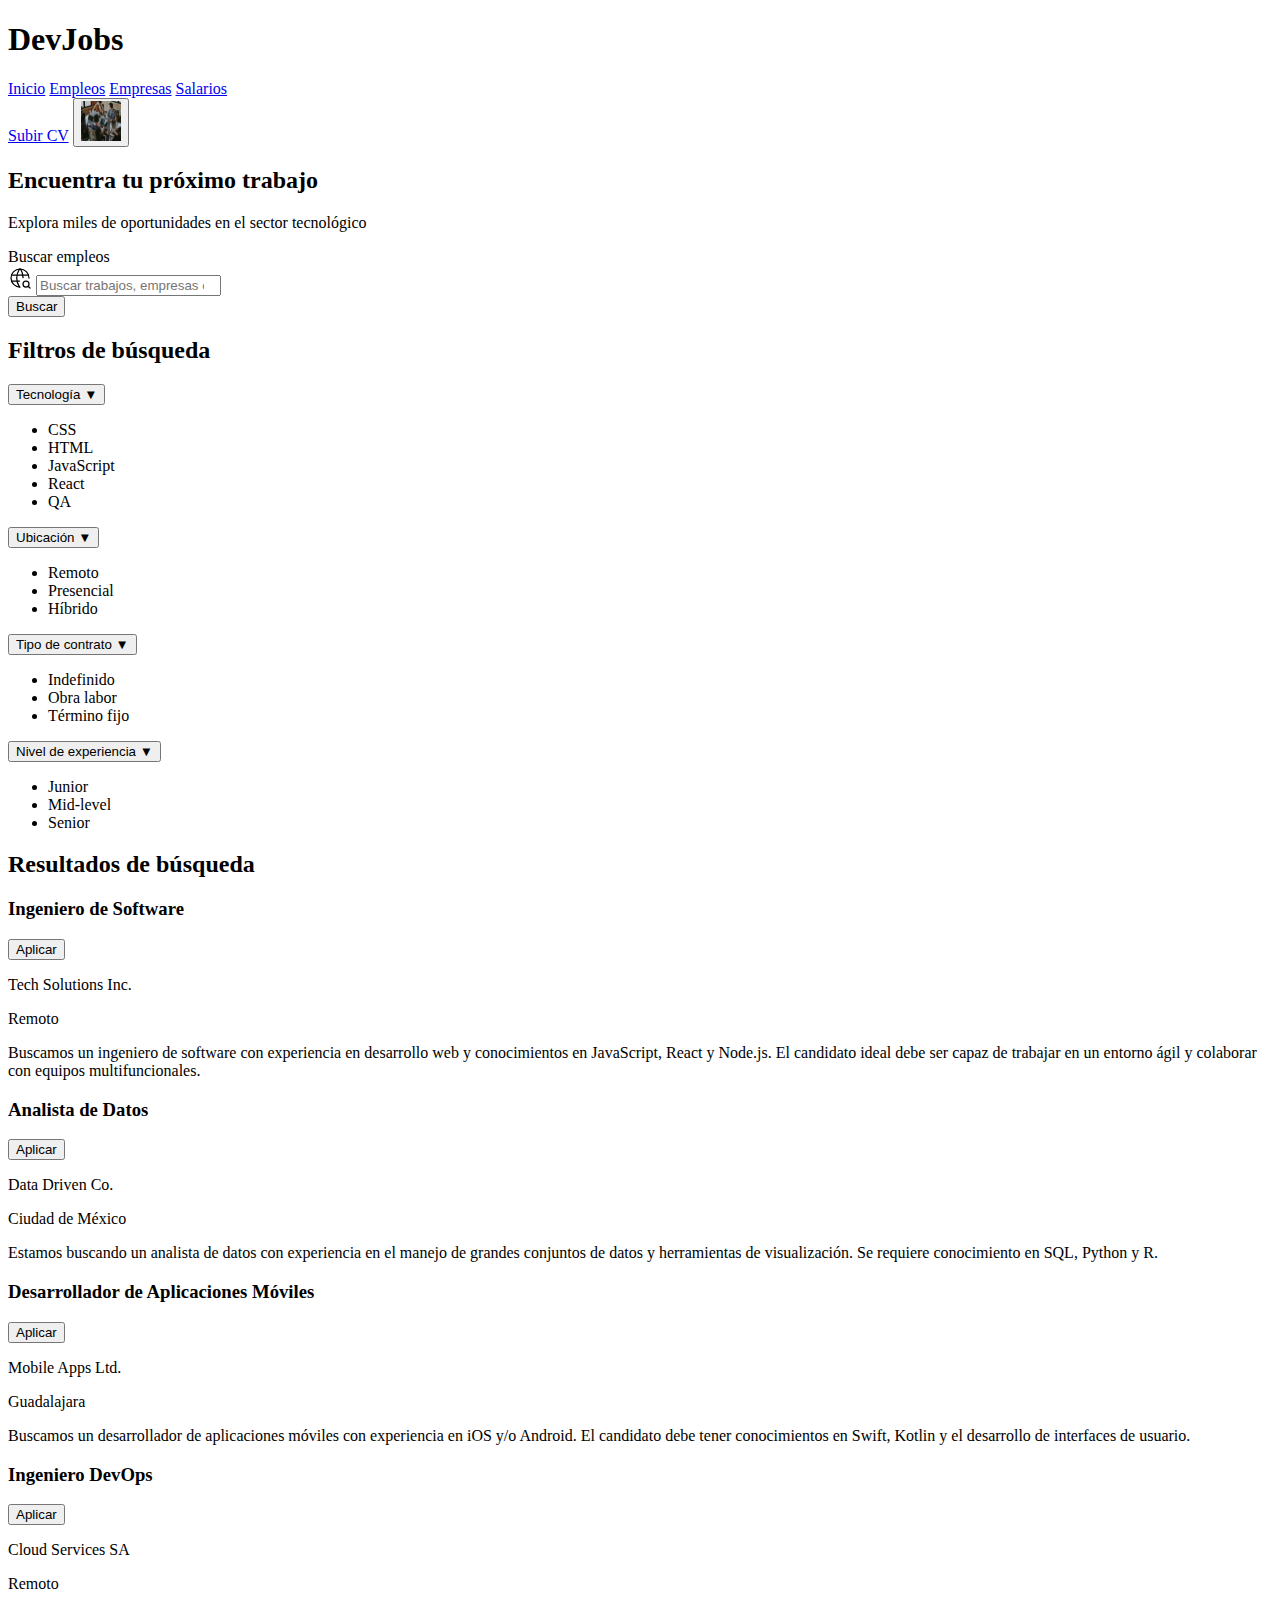
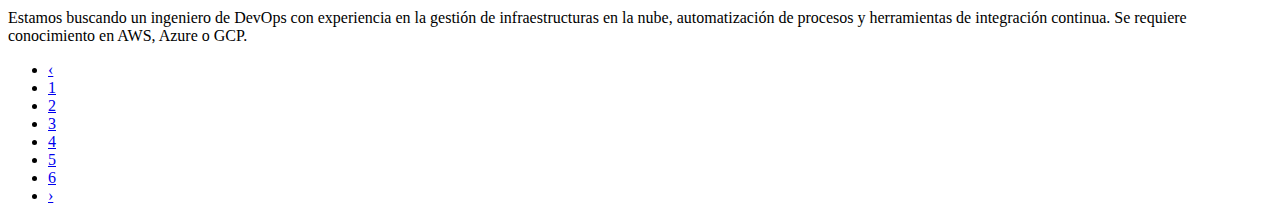
<file: 00-html-css/empleosAS.html>
<!DOCTYPE html>
<html lang="es">
<head>
    <!-- Metadatos básicos del documento -->
    <meta charset="UTF-8"> <!-- Codificación de caracteres para mostrar tildes y ñ correctamente -->
    <meta name="viewport" content="width=device-width, initial-scale=1.0"> <!-- Hace que la página sea responsive (se adapte a móviles) -->
    <meta name="description" content="Explora las últimas ofertas de trabajo para desarrolladores"> <!-- Descripción para SEO (Google) -->
    
    <title>DevJobs - Encuentra tu próximo trabajo en tecnología</title>
    
    <!-- Aquí irá el CSS cuando lo agregues -->
    <!-- <link rel="stylesheet" href="./styles.css"> -->
</head>
<body>
    
    <!-- ========================================
         HEADER: Barra de navegación superior
         ======================================== -->
    <header>
        <!-- Contenedor principal del header para facilitar el diseño con CSS -->
        <div class="header-container">
            
            <!-- Logo/Nombre de la aplicación -->
            <h1>DevJobs</h1>
        
            <!-- Navegación principal del sitio -->
            <!-- aria-label: ayuda a lectores de pantalla a identificar este menú -->
            <nav aria-label="Navegación principal">
                <a href="index.html">Inicio</a>
                <a href="empleos.html" aria-current="page">Empleos</a> <!-- aria-current indica la página actual -->
                <a href="empresas.html">Empresas</a>
                <a href="salarios.html">Salarios</a>
            </nav>
            
            <!-- Acciones del usuario (botones de acción) -->
            <div class="header-actions">
                <a href="subir-cv.html" class="btn-upload-cv">Subir CV</a>
                
                <!-- Botón del perfil del usuario -->
                <!-- aria-label: describe qué hace el botón para accesibilidad -->
                <button type="button" class="profile-button" aria-label="Abrir menú del perfil">
                    <!-- Avatar del usuario -->
                    <!-- width y height: dimensiones de la imagen -->
                    <!-- alt: texto alternativo si la imagen no carga -->
                    <img src="./background.webp" width="40" height="40" alt="Avatar de usuario">
                </button>
            </div>
        </div>
    </header>

    <!-- ========================================
         MAIN: Contenido principal de la página
         ======================================== -->
    <main>
        
        <!-- ========================================
             HERO SECTION: Sección destacada inicial
             ======================================== -->
        <section class="hero">
            <!-- H2 porque ya usamos H1 en el header (solo un H1 por página) -->
            <h2>Encuentra tu próximo trabajo</h2>
            <p>Explora miles de oportunidades en el sector tecnológico</p>
        </section>

        <!-- ========================================
             BUSCADOR: Formulario de búsqueda
             ======================================== -->
        <section class="search-section">
            <!-- role="search": indica que este formulario es para búsquedas -->
            <form role="search" class="search-form">
                
                <!-- Label oculto visualmente pero accesible para lectores de pantalla -->
                <!-- for="search-input": conecta el label con el input -->
                <label for="search-input" class="visually-hidden">Buscar empleos</label>
                
                <!-- Contenedor del input y el ícono -->
                <div class="search-input-wrapper">
                    
                    <!-- Ícono de búsqueda (SVG) -->
                    <!-- aria-hidden="true": oculta este elemento de lectores de pantalla (es decorativo) -->
                    <svg xmlns="http://www.w3.org/2000/svg" width="24" height="24" viewBox="0 0 24 24" fill="none"
                        stroke="currentColor" stroke-width="1.25" stroke-linecap="round" stroke-linejoin="round"
                        class="search-icon" aria-hidden="true">
                        <path stroke="none" d="M0 0h24v24H0z" fill="none" />
                        <path d="M21 12a9 9 0 1 0 -9 9" />
                        <path d="M3.6 9h16.8" />
                        <path d="M3.6 15h7.9" />
                        <path d="M11.5 3a17 17 0 0 0 0 18" />
                        <path d="M12.5 3a16.984 16.984 0 0 1 2.574 8.62" />
                        <path d="M18 18m-3 0a3 3 0 1 0 6 0a3 3 0 1 0 -6 0" />
                        <path d="M20.2 20.2l1.8 1.8" />
                    </svg>
                    
                    <!-- Campo de búsqueda -->
                    <!-- type="search": tipo específico para búsquedas (añade funcionalidades del navegador) -->
                    <!-- id="search-input": identificador único que conecta con el label -->
                    <!-- name="query": nombre del campo que se enviará al servidor -->
                    <!-- autocomplete="off": desactiva el autocompletado del navegador -->
                    <input 
                        type="search" 
                        id="search-input"
                        name="query"
                        placeholder="Buscar trabajos, empresas o habilidades"
                        autocomplete="off"
                    >
                </div>
                
                <!-- Botón para enviar el formulario -->
                <!-- type="submit": al hacer clic, envía el formulario -->
                <button type="submit" class="btn-search">Buscar</button>
            </form>
        </section>

        <!-- ========================================
             FILTROS: Dropdowns para filtrar búsqueda
             ======================================== -->
        <section class="filters-section">
            <!-- H2 oculto visualmente pero accesible (buena práctica de accesibilidad) -->
            <h2 class="visually-hidden">Filtros de búsqueda</h2>
            
            <!-- Navegación de filtros -->
            <!-- aria-label: describe esta navegación para lectores de pantalla -->
            <nav class="filters-nav" aria-label="Filtros de búsqueda">
                
                <!-- ========================================
                     FILTRO 1: Tecnología
                     ======================================== -->
                <div class="filter-dropdown">
                    <!-- Botón que abre/cierra el dropdown -->
                    <!-- aria-haspopup="listbox": indica que este botón abre un listbox -->
                    <!-- aria-expanded="false": indica si el dropdown está abierto o cerrado (false = cerrado) -->
                    <!-- id="tech-button": identificador para conectar con el listbox -->
                    <button type="button" class="filter-button" aria-haspopup="listbox" aria-expanded="false" id="tech-button">
                        Tecnología
                        <span aria-hidden="true">▼</span> <!-- Flecha decorativa (aria-hidden porque no aporta info) -->
                    </button>
                    
                    <!-- Lista de opciones del dropdown -->
                    <!-- role="listbox": indica que es una lista de opciones seleccionables -->
                    <!-- aria-labelledby="tech-button": conecta esta lista con el botón que la controla -->
                    <ul role="listbox" aria-labelledby="tech-button" class="filter-list">
                        <!-- role="option": cada item es una opción seleccionable -->
                        <li role="option">CSS</li>
                        <li role="option">HTML</li>
                        <li role="option">JavaScript</li>
                        <li role="option">React</li>
                        <li role="option">QA</li>
                    </ul>
                </div>

                <!-- ========================================
                     FILTRO 2: Ubicación
                     ======================================== -->
                <div class="filter-dropdown">
                    <button type="button" class="filter-button" aria-haspopup="listbox" aria-expanded="false" id="location-button">
                        Ubicación
                        <span aria-hidden="true">▼</span>
                    </button>
                    <ul role="listbox" aria-labelledby="location-button" class="filter-list">
                        <li role="option">Remoto</li>
                        <li role="option">Presencial</li>
                        <li role="option">Híbrido</li>
                    </ul>
                </div>

                <!-- ========================================
                     FILTRO 3: Tipo de contrato
                     ======================================== -->
                <div class="filter-dropdown">
                    <button type="button" class="filter-button" aria-haspopup="listbox" aria-expanded="false" id="contract-button">
                        Tipo de contrato
                        <span aria-hidden="true">▼</span>
                    </button>
                    <ul role="listbox" aria-labelledby="contract-button" class="filter-list">
                        <li role="option">Indefinido</li>
                        <li role="option">Obra labor</li>
                        <li role="option">Término fijo</li>
                    </ul>
                </div>

                <!-- ========================================
                     FILTRO 4: Nivel de experiencia
                     ======================================== -->
                <div class="filter-dropdown">
                    <button type="button" class="filter-button" aria-haspopup="listbox" aria-expanded="false" id="experience-button">
                        Nivel de experiencia
                        <span aria-hidden="true">▼</span>
                    </button>
                    <ul role="listbox" aria-labelledby="experience-button" class="filter-list">
                        <li role="option">Junior</li>
                        <li role="option">Mid-level</li>
                        <li role="option">Senior</li>
                    </ul>
                </div>
            </nav>
        </section>

        <!-- ========================================
             RESULTADOS: Lista de ofertas de empleo
             ======================================== -->
        <section class="results-section">
            <h2>Resultados de búsqueda</h2>
            
            <!-- ========================================
                 TARJETA DE EMPLEO 1
                 ======================================== -->
            <!-- article: contenido independiente y autocontenido -->
            <article class="job-card">
                
                <!-- Encabezado de la tarjeta: título + botón -->
                <div class="job-header">
                    <h3>Ingeniero de Software</h3>
                    <!-- type="button": botón que NO envía formularios (solo ejecuta una acción) -->
                    <button type="button" class="btn-apply">Aplicar</button>
                </div>
                
                <!-- Metadatos del trabajo: empresa y ubicación -->
                <div class="job-meta">
                    <!-- Clase específica para cada tipo de información (facilita el CSS) -->
                    <p class="job-company">Tech Solutions Inc.</p>
                    <p class="job-location">Remoto</p>
                </div>
                
                <!-- Descripción del puesto -->
                <p class="job-description">
                    Buscamos un ingeniero de software con experiencia en desarrollo web 
                    y conocimientos en JavaScript, React y Node.js. El candidato ideal debe 
                    ser capaz de trabajar en un entorno ágil y colaborar con equipos multifuncionales.
                </p>
            </article>

            <!-- ========================================
                 TARJETA DE EMPLEO 2
                 ======================================== -->
            <article class="job-card">
                <div class="job-header">
                    <h3>Analista de Datos</h3>
                    <button type="button" class="btn-apply">Aplicar</button>
                </div>
                
                <div class="job-meta">
                    <p class="job-company">Data Driven Co.</p>
                    <p class="job-location">Ciudad de México</p>
                </div>
                
                <p class="job-description">
                    Estamos buscando un analista de datos con experiencia en el manejo de grandes 
                    conjuntos de datos y herramientas de visualización. Se requiere conocimiento 
                    en SQL, Python y R.
                </p>
            </article>

            <!-- ========================================
                 TARJETA DE EMPLEO 3
                 ======================================== -->
            <article class="job-card">
                <div class="job-header">
                    <h3>Desarrollador de Aplicaciones Móviles</h3>
                    <button type="button" class="btn-apply">Aplicar</button>
                </div>
                
                <div class="job-meta">
                    <p class="job-company">Mobile Apps Ltd.</p>
                    <p class="job-location">Guadalajara</p>
                </div>
                
                <p class="job-description">
                    Buscamos un desarrollador de aplicaciones móviles con experiencia en iOS y/o Android. 
                    El candidato debe tener conocimientos en Swift, Kotlin y el desarrollo de interfaces 
                    de usuario.
                </p>
            </article>

            <!-- ========================================
                 TARJETA DE EMPLEO 4
                 ======================================== -->
            <article class="job-card">
                <div class="job-header">
                    <h3>Ingeniero DevOps</h3>
                    <button type="button" class="btn-apply">Aplicar</button>
                </div>
                
                <div class="job-meta">
                    <p class="job-company">Cloud Services SA</p>
                    <p class="job-location">Remoto</p>
                </div>
                
                <p class="job-description">
                    Estamos buscando un ingeniero de DevOps con experiencia en la gestión de 
                    infraestructuras en la nube, automatización de procesos y herramientas de 
                    integración continua. Se requiere conocimiento en AWS, Azure o GCP.
                </p>
            </article>
        </section>
    </main>

    <!-- ========================================
         FOOTER: Pie de página con paginación
         ======================================== -->
    <footer>
        <!-- Navegación de paginación -->
        <!-- aria-label: describe esta navegación para lectores de pantalla -->
        <nav aria-label="Paginación de resultados">
            <ul class="pagination">
                
                <!-- Botón "anterior" (deshabilitado en la primera página) -->
                <!-- aria-disabled="true": indica que este enlace está deshabilitado -->
                <li>
                    <a href="#" aria-label="Página anterior" aria-disabled="true">‹</a>
                </li>
                
                <!-- Página actual -->
                <!-- aria-current="page": indica que esta es la página actual -->
                <li>
                    <a href="#" aria-current="page">1</a>
                </li>
                
                <!-- Otras páginas -->
                <!-- El # se reemplazará con la URL real de cada página -->
                <li>
                    <a href="#page-2">2</a>
                </li>
                <li>
                    <a href="#page-3">3</a>
                </li>
                <li>
                    <a href="#page-4">4</a>
                </li>
                <li>
                    <a href="#page-5">5</a>
                </li>
                <li>
                    <a href="#page-6">6</a>
                </li>
                
                <!-- Botón "siguiente" -->
                <li>
                    <a href="#page-2" aria-label="Página siguiente">›</a>
                </li>
            </ul>
        </nav>
    </footer>
    
</body>
</html>
</file>
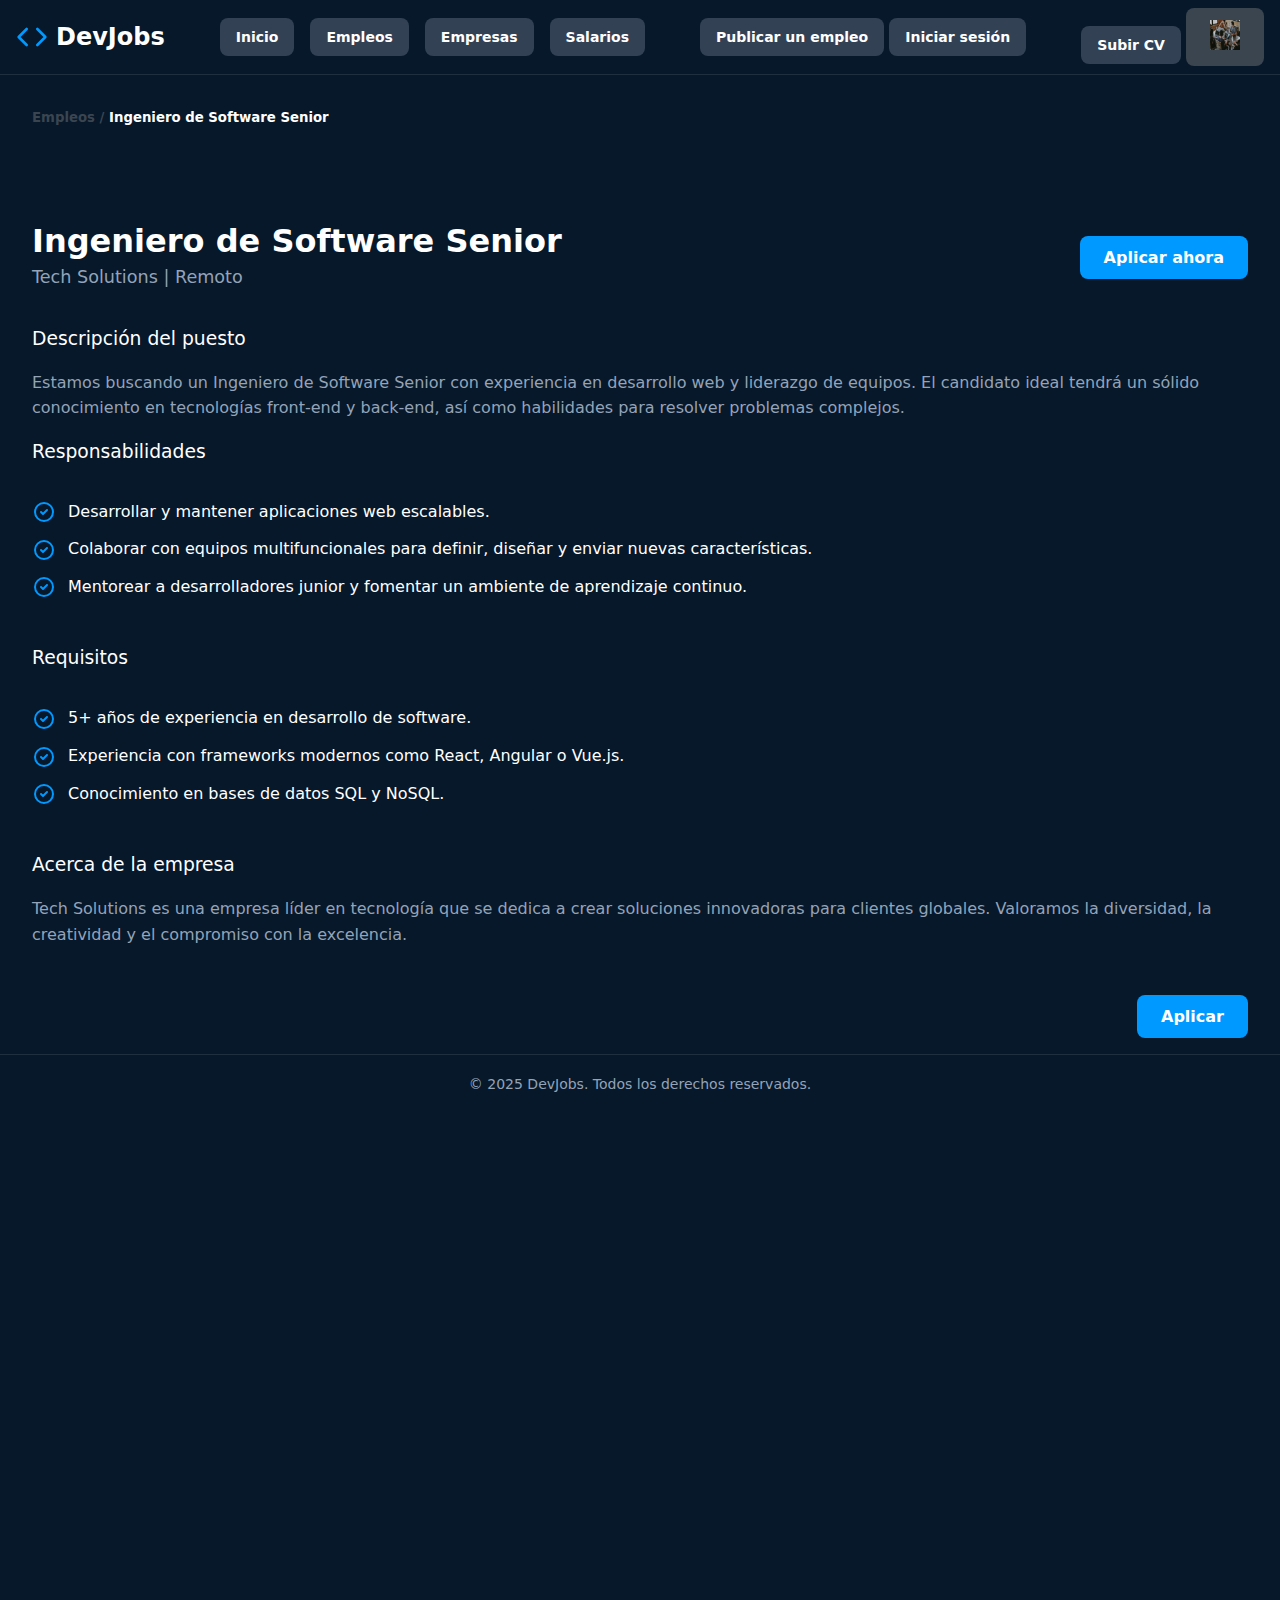
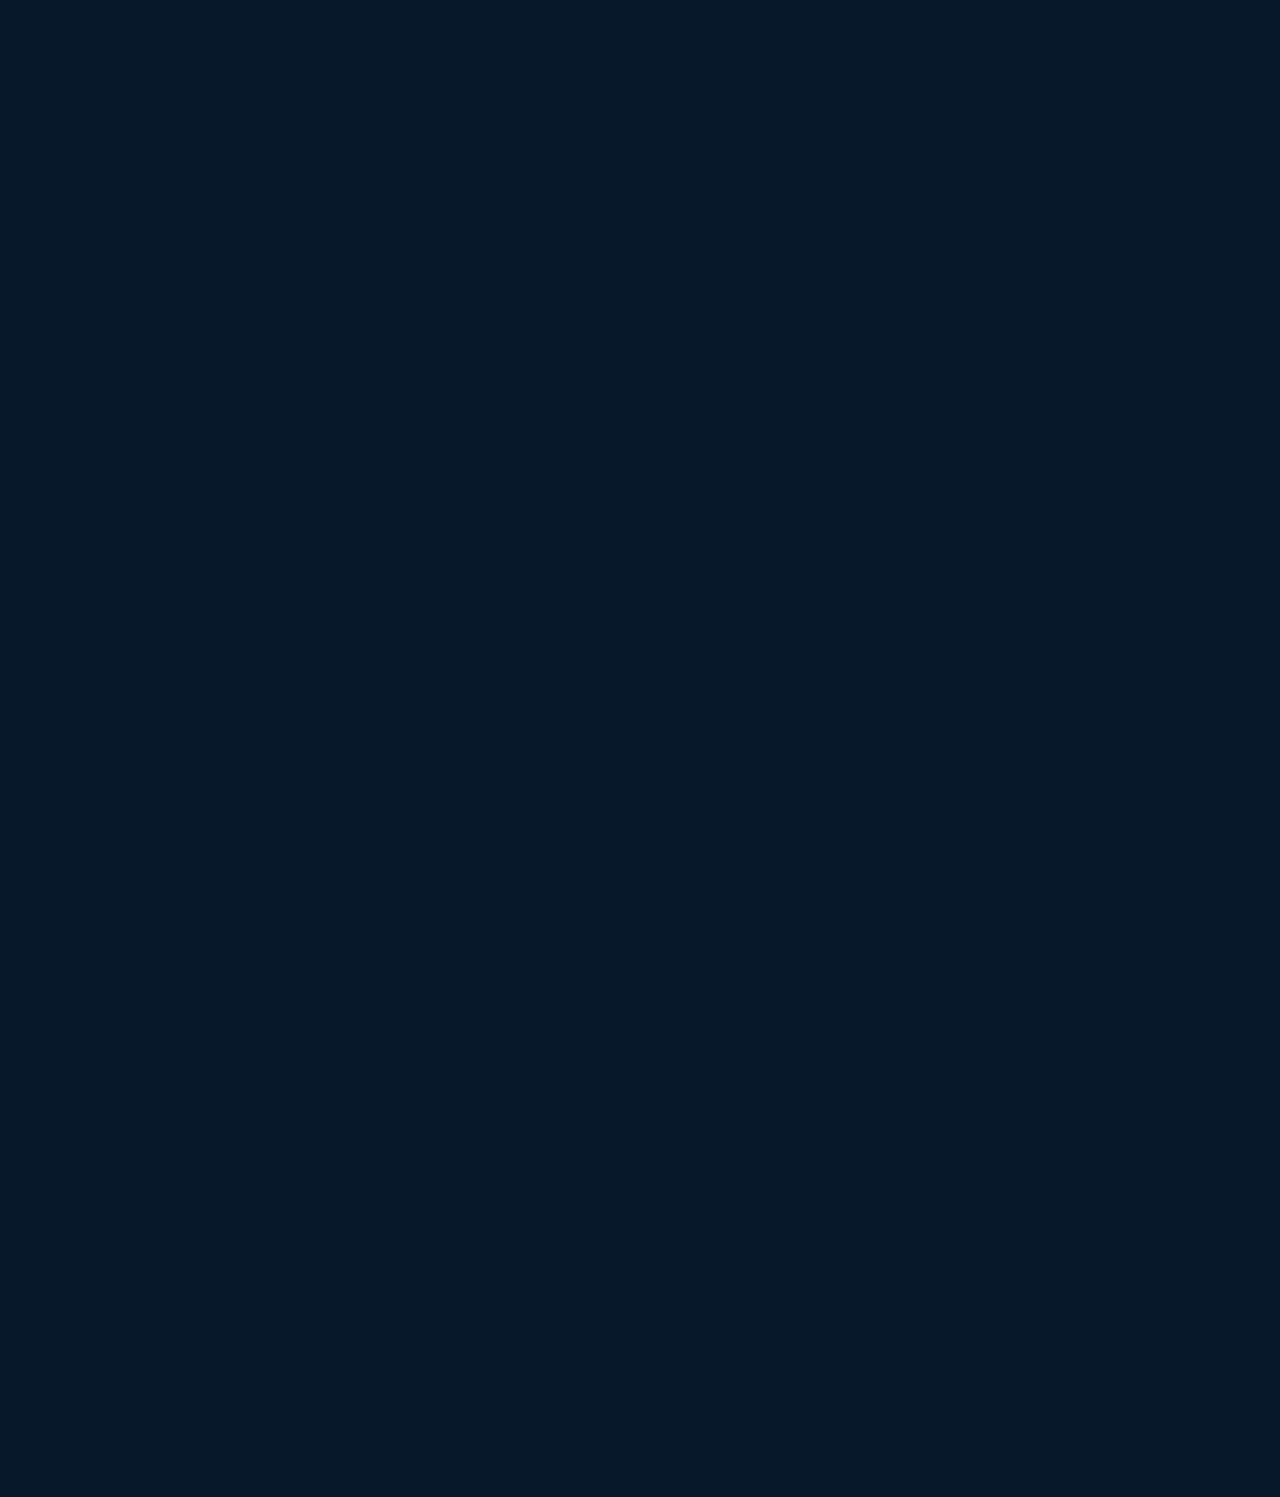
<file: 00-html-css/resultadoEmpleos.html>
<!DOCTYPE html>
<html lang="es">

<head>
    <!-- Metadatos básicos del documento -->
    <meta charset="UTF-8"> <!-- Codificación de caracteres para mostrar tildes y ñ correctamente -->
    <meta name="viewport" content="width=device-width, initial-scale=1.0">
    <!-- Hace que la página sea responsive (se adapte a móviles) -->
    <meta name="description" content="Explora las últimas ofertas de trabajo para desarrolladores">
    <!-- Descripción para SEO (Google) -->
    <link rel="stylesheet" href="./styles.css"> <!-- Enlace al archivo CSS externo -->
    <title>DevJobs - Encuentra tu próximo trabajo en tecnología</title>
    <!-- <script type="module" src="./scripts.js"></script> -->
    <script type="module" src="./scripts.js">   </script>

</head>

<body>
    <!-- ========================================
         HEADER: Barra de navegación superior
         ======================================== -->

    <header>
        <div class="container">
            <h1>
                <svg fill="none" stroke="currentColor" stroke-linecap="round" stroke-linejoin="round" stroke-width="2"
                    viewBox="0 0 24 24" xmlns="http://www.w3.org/2000/svg">
                    <polyline points="16 18 22 12 16 6"></polyline>
                    <polyline points="8 6 2 12 8 18"></polyline>
                </svg>
                DevJobs
            </h1>

            <nav>
                <a href="index.html">Inicio</a>
                <a href="empleos.html">Empleos</a>
                <a href="resultadoEmpleos.html">Empresas</a>
                <a href="">Salarios</a>
            </nav>

            <div>
                <a href="">Publicar un empleo</a>
                <a href="">Iniciar sesión</a>
            </div>
            <div class="header-actions">
                <a href="subir-cv.html" class="btn-upload-cv">Subir CV</a>
                <button type="button" class="profile-button" aria-label="Abrir menú del perfil">
                    <img src="./background.webp" width="30" height="30" alt="Avatar de usuario">
                </button>
            </div>
        </div>
    </header>
    <main>
        <section class="historyPage">
            <h5>Empleos / <b>Ingeniero de Software Senior</b> </h5>
        </section>
        <section>
            <div class="container">

                <div class="resultJob">

                    <div class="job-header-container">

                        <div class="job-header-text">
                            <h1>Ingeniero de Software Senior</h1>
                            <small>Tech Solutions | Remoto</small>
                        </div>

                        <button class="button-apply-job">Aplicar ahora</button>

                    </div>



                    <article class="descriptionJob">
          
                            <h3>Descripción del puesto</h3>
                            <p>Estamos buscando un Ingeniero de Software Senior con experiencia en desarrollo web y
                                liderazgo
                                de equipos. El candidato ideal tendrá un sólido conocimiento en tecnologías front-end y
                                back-end,
                                así como habilidades para resolver problemas complejos.</p>
                            <h3>Responsabilidades</h3>
                            <ul>
                                <li> <svg xmlns="http://www.w3.org/2000/svg" width="24" height="24" viewBox="0 0 24 24"
                                        fill="none" stroke="currentColor" stroke-width="2" stroke-linecap="round"
                                        stroke-linejoin="round"
                                        class="icon icon-tabler icons-tabler-outline icon-tabler-circle-check">
                                        <path stroke="none" d="M0 0h24v24H0z" fill="none" />
                                        <path d="M12 12m-9 0a9 9 0 1 0 18 0a9 9 0 1 0 -18 0" />
                                        <path d="M9 12l2 2l4 -4" />
                                    </svg>Desarrollar y mantener aplicaciones web escalables.</li>
                                <li> <svg xmlns="http://www.w3.org/2000/svg" width="24" height="24" viewBox="0 0 24 24"
                                        fill="none" stroke="currentColor" stroke-width="2" stroke-linecap="round"
                                        stroke-linejoin="round"
                                        class="icon icon-tabler icons-tabler-outline icon-tabler-circle-check">
                                        <path stroke="none" d="M0 0h24v24H0z" fill="none" />
                                        <path d="M12 12m-9 0a9 9 0 1 0 18 0a9 9 0 1 0 -18 0" />
                                        <path d="M9 12l2 2l4 -4" />
                                    </svg>Colaborar con equipos multifuncionales para definir, diseñar y enviar nuevas
                                    características.
                                </li>
                                <li> <svg xmlns="http://www.w3.org/2000/svg" width="24" height="24" viewBox="0 0 24 24"
                                        fill="none" stroke="currentColor" stroke-width="2" stroke-linecap="round"
                                        stroke-linejoin="round"
                                        class="icon icon-tabler icons-tabler-outline icon-tabler-circle-check">
                                        <path stroke="none" d="M0 0h24v24H0z" fill="none" />
                                        <path d="M12 12m-9 0a9 9 0 1 0 18 0a9 9 0 1 0 -18 0" />
                                        <path d="M9 12l2 2l4 -4" />
                                    </svg>Mentorear a desarrolladores junior y fomentar un ambiente de aprendizaje
                                    continuo.
                                </li>
                            </ul>
                            <h3>Requisitos</h3>
                            <ul>
                                <li><svg xmlns="http://www.w3.org/2000/svg" width="24" height="24" viewBox="0 0 24 24"
                                        fill="none" stroke="currentColor" stroke-width="2" stroke-linecap="round"
                                        stroke-linejoin="round"
                                        class="icon icon-tabler icons-tabler-outline icon-tabler-circle-check">
                                        <path stroke="none" d="M0 0h24v24H0z" fill="none" />
                                        <path d="M12 12m-9 0a9 9 0 1 0 18 0a9 9 0 1 0 -18 0" />
                                        <path d="M9 12l2 2l4 -4" />
                                    </svg>5+ años de experiencia en desarrollo de software.</li>
                                <li><svg xmlns="http://www.w3.org/2000/svg" width="24" height="24" viewBox="0 0 24 24"
                                        fill="none" stroke="currentColor" stroke-width="2" stroke-linecap="round"
                                        stroke-linejoin="round"
                                        class="icon icon-tabler icons-tabler-outline icon-tabler-circle-check">
                                        <path stroke="none" d="M0 0h24v24H0z" fill="none" />
                                        <path d="M12 12m-9 0a9 9 0 1 0 18 0a9 9 0 1 0 -18 0" />
                                        <path d="M9 12l2 2l4 -4" />
                                    </svg>Experiencia con frameworks modernos como React, Angular o Vue.js.</li>
                                <li><svg xmlns="http://www.w3.org/2000/svg" width="24" height="24" viewBox="0 0 24 24"
                                        fill="none" stroke="currentColor" stroke-width="2" stroke-linecap="round"
                                        stroke-linejoin="round"
                                        class="icon icon-tabler icons-tabler-outline icon-tabler-circle-check">
                                        <path stroke="none" d="M0 0h24v24H0z" fill="none" />
                                        <path d="M12 12m-9 0a9 9 0 1 0 18 0a9 9 0 1 0 -18 0" />
                                        <path d="M9 12l2 2l4 -4" />
                                    </svg>Conocimiento en bases de datos SQL y NoSQL.</li>
                            </ul>
                            <h3>Acerca de la empresa</h3>
                            <p>Tech Solutions es una empresa líder en tecnología que se dedica a crear soluciones
                                innovadoras
                                para
                                clientes globales. Valoramos la diversidad, la creatividad y el compromiso con la
                                excelencia.
                            </p>
                            <button class="button-apply-job" id="boton-importante">Aplicar</button>

                    </article>
                </div>
            </div>
        </section>
    </main>

    <footer style="padding-bottom: 2000px;">
        <small>&copy; 2025 DevJobs. Todos los derechos reservados.</small>
    </footer>
</body>

</html>
</file>
<file: styles.css>
* {
  margin: 0;
  padding: 0;
  box-sizing: border-box;
}




/* Variables de color */

:root {
  --primary: #3b4550;
  --primary-dark: #0a3d66;
  --primary-hover: #0d5ba8;
  --primary-light: #09f;
  --background: #06182a;
  --text-primary: #ffffff;
  --text-secondary: #cbd5e1;
  --text-muted: #94a3b8;
  --border: rgba(255, 255, 255, 0.1);
  --card-bg: #1e293b;
  --shadow: rgba(0, 0, 0, 0.3);
  --input-bg: #1e293b;
  --hsla-example: hsla(210, 100%, 56%, 1);
}










@font-face {
  font-family: 'Inter Variable';
  font-style: normal;
  font-display: swap;
  font-weight: 100 900;
  src: url(https://cdn.jsdelivr.net/fontsource/fonts/inter:vf@latest/latin-wght-normal.woff2) format('woff2-variations');
  unicode-range: U+0000-00FF,U+0131,U+0152-0153,U+02BB-02BC,U+02C6,U+02DA,U+02DC,U+0304,U+0308,U+0329,U+2000-206F,U+20AC,U+2122,U+2191,U+2193,U+2212,U+2215,U+FEFF,U+FFFD;
}










body {
  font-family: system-ui;
  background-color: var(--background);
  color: var(--text-primary);
  min-height: 100vh; /* Asegura que el body ocupe al menos toda la altura de la ventana */
  display: flex;
  flex-direction: column;
  line-height: 1.6;
}









/* Títulos principales */
h1 {
  font-size: 2.25rem;
  font-weight: 900;
  margin-bottom: 1rem;
  line-height: 1.2;
  text-wrap: balance;
}

h1 + p {
  text-wrap: balance;
  margin-bottom: 2rem
}

/* Header */
header {
  border-bottom: 1px solid var(--border);
  background: var(--background);
  padding: .5rem 1rem;
  display: flex;
  align-items: center;
  justify-content: space-between;
  gap: 2rem;

  h2 {
    font-size: 1.25rem;
    font-weight: 700;
    color: var(--text-primary);
  }
}

/* Navegación del header a otras páginas */
nav {
  align-items: center;
  gap: 1rem;
  display: flex;

  a {
    text-decoration: none;
    color: var(--text-secondary);
    transition: color 0.2s;
    font-weight: 500;

    &:hover, &:focus {
      color: var(--primary);
      outline: none;
    }
  }
}

/* Botones del Header */
header div a {
  padding: 0.5rem 1rem;
  border-radius: 0.5rem;
  background-color: #334155;
  color: var(--text-primary);
  display: inline-block;
  font-size: 0.875rem;
  font-weight: 700;
  text-decoration: none;
  /* TODO */
}

/* Hero */
main > section:nth-child(1) {
  height: 500px;
  text-align: center;
  display: flex;
  flex-direction: column;
  justify-content: center;
  align-items: center;

  h1 {
    padding-top: 36px;
  }

  & > img {
    position: absolute;
    width: 100%;
    height: 100%;
    object-fit: cover;
    z-index: -1;
    left: 0;
    right: 0;
    mask-image: linear-gradient(to bottom, rgba(16, 25, 34, 1) 5%, rgba(16, 25, 34, 0) 80%);
  }
}

/* Formulario de Búsqueda */
form {
  max-width: 42rem;
  width: 100%;
  margin: 0 auto;
  padding-inline: 1rem;
}

form > div {
  display: flex;
  align-items: center;
  background-color: var(--input-bg);
  border-radius: 0.5rem;
  box-shadow: 0 10px 15px -3px var(--shadow);
  padding: 0.5rem;
  gap: 0.5rem;
}

form span {
  padding-left: 0.75rem;
  color: var(--text-muted);
  display: flex;
  align-items: center;
  flex-shrink: 0;
}

form input[type="text"] {
  flex: 1;
  background: transparent;
  border: none;
  outline: none;
  color: var(--text-primary);
  padding: 0.75rem 0.5rem;
  font-size: 1rem;
  font-family: inherit;
}

form input[type="text"]::placeholder {
  color: #64748b;
}

form button[type="submit"] {
  padding: 0.75rem 1.5rem;
  border-radius: 0.5rem;
  background-color: var(--primary);
  color: white;
  font-weight: 700;
  border: none;
  cursor: pointer;
  transition: background-color 0.2s;
  font-family: inherit;
  font-size: 1rem;
  white-space: nowrap;
}

form button[type="submit"]:hover,
form button[type="submit"]:focus {
  background-color: var(--primary-hover);
  outline: 2px solid white;
  outline-offset: 2px;
}

/* Features Section */
main > section:nth-child(2) {
  padding-inline: 1rem;
  background-color: var(--background);
  padding-top: 2rem;

  & > header {
    gap: 2px;
    flex-direction: column;

    h2 {
      margin-bottom: 0;
    }

    p {
      opacity: .75;
    }
  }

  & > div {
    max-width: 1280px;
    margin: 0 auto;
  }
}

main > section:nth-child(2) h2 {
  font-size: 1.875rem;
  font-weight: 700;
  color: var(--text-primary);
  margin-bottom: 1rem;
}

main > section:nth-child(2) > div > div:first-child > p {
  font-size: 1.125rem;
  color: var(--text-muted);
  max-width: 42rem;
  margin: 0 auto;
}

/* Grid de Features */
main > section:nth-child(2) footer { /* > Tiene que ser hijo (section) inmediato (main) el (2) indica que es el segundo
  y por último ubica el footer, forma de arbol*/
  display: grid;
  grid-template-columns: repeat(auto-fit, minmax(280px, 1fr)); /* auto-fit hace que se ajusten automáticamente 
  las columnas según el espacio disponible 
  CUANDO EN LA PANTALLA SE PUEDA TENER MAS DE 280 PX POR CAJA, AGREGARA LA SGUNDA CAJA*/
  gap: 16px
}

 /* Uso de medida responsive con condicional de tamaño de pantalla
 @media (width >= 640px) {
  main > section:nth-child(2) footer {
    grid-template-columns: 1fr 1fr 1fr; 
  }
  
}
*/
/* Feature Cards */
/* article {
  background-color: var(--card-bg);
  padding: 2rem;
  margin-bottom: 16px;
  border-radius: 0.5rem;                   
  box-shadow: 0px 1px 3px 0 var(--shadow); 

  svg {
    color: var(--primary-light);          
    background: rgba(0, 153, 255, 0.3);  
    border-radius: 9999px;               
    width: 64px;                         
    height: 64px;                        
    padding: 16px;                       
  }

  h3 {
    font-weight: 500;
  }

  p {
    color: var(--text-muted);
  }
} */

/* Footer */
footer {
  background-color: var(--background);
  border-top: 1px solid var(--border);
  text-align: center;
  padding: 16px;

  small {
    color: var(--text-muted);
    font-size: 0.875rem;
  }
}

/*article {
  background-color: var(--card-bg);
  padding: 2rem;
  margin-bottom: 16px;
  border-radius: 0.5rem;
  box-shadow: 0px 1px 3px 0px rgba(0, 0, 0, 0.5);

  svg {
    color: var(--primary-light);
    background: rgba(0, 153, 255, .3);
    width: 64px;
    height: 64px;
    border-radius: 100%;
    padding: 16px;
  }*/

  article{
    background-color: var(--card-bg);
    padding: 2rem;
    margin-bottom: 16px;
    border-radius: 2rem 0.5rem 2rem 0.5rem;
    box-shadow: 0px 1px 3px 0px rgba(0, 0, 0, 0.5);

    svg{
      color: var(--primary-light);
      background: rgba(0, 153, 255, 0.3);
      width: 64px;
      height: 64px;
      border-radius: 100%;
      padding: 16px;
    }
    p{
      color: var(--text-muted);      
    }
    h3{
      font-weight: 500
    }


  p {
    color: var(--text-muted);
  }

  h3 {
    font-weight: 500;
  }
}
</file>
<file: 00-html-css/styles.css>
* {
  margin: 0;
  padding: 0;
  box-sizing: border-box;
}






:root {
  --primary: #3b4550;
  --primary-dark: #0a3d66;
  --primary-hover: #0d5ba8;
  --primary-light: #09f;
  --background: #06182a;
  --text-primary: #ffffff;
  --text-secondary: #cbd5e1;
  --text-muted: #94a3b8;
  --border: rgba(255, 255, 255, 0.1);
  --card-bg: #1e293b;
  --shadow: rgba(0, 0, 0, 0.3);
  --input-bg: #1e293b;
  --hsla-example: hsla(210, 100%, 56%, 1);
}


@font-face {
  font-family: 'Inter Variable';
  font-style: normal;
  font-display: swap;
  font-weight: 100 900;
  src: url(https://cdn.jsdelivr.net/fontsource/fonts/inter:vf@latest/latin-wght-normal.woff2) format('woff2-variations');
  unicode-range: U+0000-00FF, U+0131, U+0152-0153, U+02BB-02BC, U+02C6, U+02DA, U+02DC, U+0304, U+0308, U+0329, U+2000-206F, U+20AC, U+2122, U+2191, U+2193, U+2212, U+2215, U+FEFF, U+FFFD;
}


body {
  font-family: system-ui;
  background-color: var(--background);
  color: var(--text-primary);
  min-height: 100vh;
  display: flex;
  flex-direction: column;
  line-height: 1.6;
}

/* Títulos principales */
h1 {
  font-size: 1.5rem;
  line-height: 1.2;
  text-wrap: balance;
  display: flex;
  align-items: center;
  gap: 0.5rem;

  svg {
    width: 2rem;
    height: 2rem;
    color: var(--primary-light);
  }
}

h1+p {
  text-wrap: balance;
  margin-bottom: 2rem
}

/* Header 
header {
  border-bottom: 1px solid var(--border);
  background: var(--background);
  padding: .5rem 1rem;
  display: flex;
  align-items: center;
  justify-content: space-between;
  gap: 2rem;

  h2 {
    font-size: 1.25rem;
    font-weight: 700;
    color: var(--text-primary);
  }
}*/

/* Header */
header {
  border-bottom: 1px solid var(--border);
  background: var(--background);
  /* Le quitamos el padding horizontal, el container se encarga */
  padding: .5rem 0;
}

/* NUEVA REGLA: Aplicamos Flexbox al .container DENTRO del header */
header .container {
  display: flex;
  align-items: center;
  justify-content: space-between;
  gap: 2rem;
}

/* ... tu regla de 'header h2' y 'nav' pueden quedar igual ... */

/* Navegación del header a otras páginas */
nav {
  align-items: center;
  gap: 1rem;
  display: flex;

  a {
    text-decoration: none;
    color: var(--text-secondary);
    transition: color 0.2s;
    font-weight: 500;

    &:hover,
    &:focus {
      color: var(--primary);
      outline: none;
    }
  }
}

/* Botones del Header */
header div a {
  padding: 0.5rem 1rem;
  border-radius: 0.5rem;
  background-color: #334155;
  color: var(--text-primary);
  display: inline-block;
  font-size: 0.875rem;
  font-weight: 700;
  text-decoration: none;
  /* TODO */
}

/* Hero */
main>section:nth-child(1) .container {
  /*height: 150px;*/
  padding: auto;
  text-align: center;
  display: flex;
  flex-direction: column;
  justify-content: center;
  align-items: center;

  h1 {
    padding-top: 36px;
  }

  &>img {
    position: absolute;
    width: 100%;
    height: 100%;
    object-fit: cover;
    z-index: -1;
    left: 0;
    right: 0;
    mask-image: linear-gradient(to bottom, rgba(16, 25, 34, 1) 5%, rgba(16, 25, 34, 0) 80%);
  }
}

/* Formulario de Búsqueda */
form {
  max-width: 42rem;
  width: 100%;
  margin: 0 auto;
  padding-inline: 1rem;
}



form>div {
  display: flex;
  align-items: center;
  background-color: var(--input-bg);
  border-radius: 0.5rem;
  box-shadow: 0 10px 15px -3px var(--shadow);
  padding: 0.5rem;
  gap: 0.5rem;
}


form span {
  display: flex;
  align-items: center;
  flex-shrink: 0;
  padding-left: 0.75rem;
  color: var(--text-muted);
}

form input[type="text"] {
  flex: 1;
  background: transparent;
  border: none;
  outline: none;
  color: var(--text-primary);
  padding: 0.75rem 0.5rem;
  font-size: 1rem;
  font-family: inherit;
}

form input[type="text"]::placeholder {
  color: #64748b;
}

form button[type="submit"] {
  padding: 0.75rem 1.5rem;
  border-radius: 0.5rem;
  background-color: var(--primary);
  color: white;
  font-weight: 700;
  border: none;
  cursor: pointer;
  transition: background-color 0.2s;
  font-family: inherit;
  font-size: 1rem;
  white-space: nowrap;
}

form button[type="submit"]:hover,
form button[type="submit"]:focus {
  background-color: var(--primary-hover);
  outline: 2px solid white;
  outline-offset: 2px;
}

/* Features Section */
main>section:nth-child(2) {
  padding-inline: 1rem;
  background-color: var(--background);
  padding-top: 2rem;

  &>header {
    gap: 2px;
    flex-direction: column;

    h2 {
      margin-bottom: 0;
    }

    p {
      opacity: .75;
    }
  }

  &>div {
    max-width: 1280px;
    margin: 0 auto;
  }
}

main>section:nth-child(2) h2 {
  font-size: 1.875rem;
  font-weight: 700;
  color: var(--text-primary);
  margin-bottom: 1rem;
}

main>section:nth-child(2)>div>div:first-child>p {
  font-size: 1.125rem;
  color: var(--text-muted);
  max-width: 42rem;
  margin: 0 auto;
}

/* Grid de Features  articule index responsive*/
main>section:nth-child(2) .containerarticulos {
  display: grid;
  grid-template-columns: repeat(auto-fit, minmax(280px, 1fr));
  gap: 16px
}




/* Footer */
footer {
  background-color: var(--background);
  border-top: 1px solid var(--border);
  text-align: center;
  padding: 16px;

  small {
    color: var(--text-muted);
    font-size: 0.875rem;
  }
}

/* Feature Cards */
article {
  background-color: var(--card-bg);
  padding: 2rem;
  margin-bottom: 16px;
  border-radius: 0.5rem;
  box-shadow: 0px 1px 3px 0px rgba(0, 0, 0, 0.5);

  svg {
    color: var(--primary-light);
    background: rgba(0, 153, 255, .3);
    width: 64px;
    height: 64px;
    border-radius: 100%;
    padding: 16px;
  }

  p {
    color: var(--text-muted);
  }

  h3 {
    font-weight: 500;
  }
}



.container {
  width: 100%;
  max-width: 1280px;
  margin-left: auto;
  margin-right: auto;
  padding-left: 1rem;
  padding-right: 1rem;
}




button {
  padding: 0.75rem 1.5rem;
  border-radius: 0.5rem;
  background-color: var(--primary);
  color: white;
  font-weight: 700;
  border: none;
  cursor: pointer;
  transition: background-color 0.2s;
  font-family: inherit;
  font-size: 1rem;
  white-space: nowrap;

  &:hover,
  /* Cuando el ratón está sobre el botón */
  &:focus {
    /* Cuando el botón está enfocado (accesibilidad) con el tabulador */
    background-color: var(--primary-hover);
    outline: 1.5px solid white;
    outline-offset: 2px;
  }
}

.jobs-search {
  margin: 0;
  padding: 0;


  h1 {
    font-size: 2.5rem;
    margin-bottom: .25rem;
  }

  p {
    font-size: 1.125rem;
    color: var(--text-muted);
    margin-bottom: 1.5rem;
  }

  .search-bar {
    background: var(--input-bg);
    padding: .25rem .5rem;
  }

  form {
    width: 100%;
    max-width: 1280px;
  }

  form div {
    background: none;
    box-shadow: none;
    padding: 0;
  }
}

.job-listings {
  border: 1px solid rgba(255, 255, 255, .3);
  border-radius: 1rem;


  article {
    background: none;
    box-shadow: none;
    border-radius: 0;
    border-bottom: 1px solid rgba(255, 255, 255, .3);
    margin: 0;
    position: relative;

    display: flex;
    align-items: start;
    gap: 1rem;
    padding: 1.5rem;

    small {
      font-size: .875rem;
      opacity: .75;
    }

    p {
      margin-top: 0.5rem;
    }

    &:last-child {
      border-bottom: none;
    }
  }
}

.button-apply-job {
  position: absolute;
  top: 1.5rem;
  right: 1.5rem;
  background: #09F;

  &.is-applied {
    background: #4caf50;
    pointer-events: none;
  }
}

.pagination {
  display: flex;
  justify-content: center;
  gap: .5rem;
  margin-block: 2rem;

  a {
    display: flex;
    align-items: center;
    justify-content: center;
    width: 2.5rem;
    height: 2.5rem;
    text-decoration: none;
    color: var(--text-muted);
    border-radius: 0.375rem;
    transition: all .3s;

    &:hover {
      background-color: #fff;
    }

    &.is-active {
      background-color: var(--primary-light);
      color: white;
      pointer-events: none;
    }
  }
}



.resultJob {
  background: none;
  display: flex;
  flex-direction: column;
  align-items: flex-start; /* Alinea todo a la izquierda */
  text-align: left;
  gap: 1rem;
  margin-top: 2rem;
}


.resultJob li svg {
    background: none !important; /* Quita círculo azul */
    width: 1.5rem !important;
    height: 1.5rem !important;
    padding: 0 !important;
    border-radius: 0 !important;
    box-shadow: none !important;
    fill: none !important;       /* Quita relleno sólido */
    stroke: var(--primary-light); /* Usa tu color azul */
    stroke-width: 2px;
    
    /* Alineación */
    min-width: 1.5rem;
    margin-top: 0.1rem;
}


.descriptionJob {
    background-color: transparent; 
    background: none;              
    
    box-shadow: none;             
    border: none;                  
    padding: 0;                    
}
/* 3. Estilos para la lista (Quitar puntos) */
.descriptionJob ul {
  list-style: none;
  padding: 0;
  margin: 1rem 0;
}

.descriptionJob li {
  display: flex;
  gap: 0.75rem;
  margin-bottom: 0.75rem;
}

.job-header-container {
    display: flex;
    justify-content: space-between; /* LA CLAVE: Separa los extremos */
    align-items: center;
    width: 100%;                    /* Asegura que ocupe todo el ancho */
    gap: 1rem;
    margin-bottom: 1rem;
}

/* Ajustes para móviles: uno debajo del otro */
@media (max-width: 768px) {
    .job-header-container {
        flex-direction: column;
    }
}

/* Grupo de textos del encabezado */
.job-header-text {
    display: flex;
    flex-direction: column;
    text-align: left;
}

.job-header-text h1 {
    margin-bottom: 0.25rem;
    line-height: 1.1;
    font-size: 2rem; /* Tamaño grande para el título */
}

.job-header-text small {
    font-size: 1.1rem;
    color: var(--text-muted);
}


/* Botón de arriba (en el header) */
.job-header-container .button-apply-job {
    position: static ; /* Deja de flotar */
    margin: 0 ;
    transform: none ;
    white-space: nowrap;         /* Texto en una sola línea */
}

/* Botón de abajo (al final de la descripción) */
.descriptionJob .button-apply-job {
    position: static ;
    margin-top: 2rem;
    display: inline-block;
    align-self: flex-end;
}

/* Asegurar que el artículo ocupe el espacio correcto */
.resultJob article {
  display: flex;
  flex-direction: column;
  gap: 1rem;
  padding: 0;
  width: 100%;
}

h5{
  padding: 2rem;
  color: var(--primary);
  b{
    color: var(--text-primary);
  }
}
</file>
